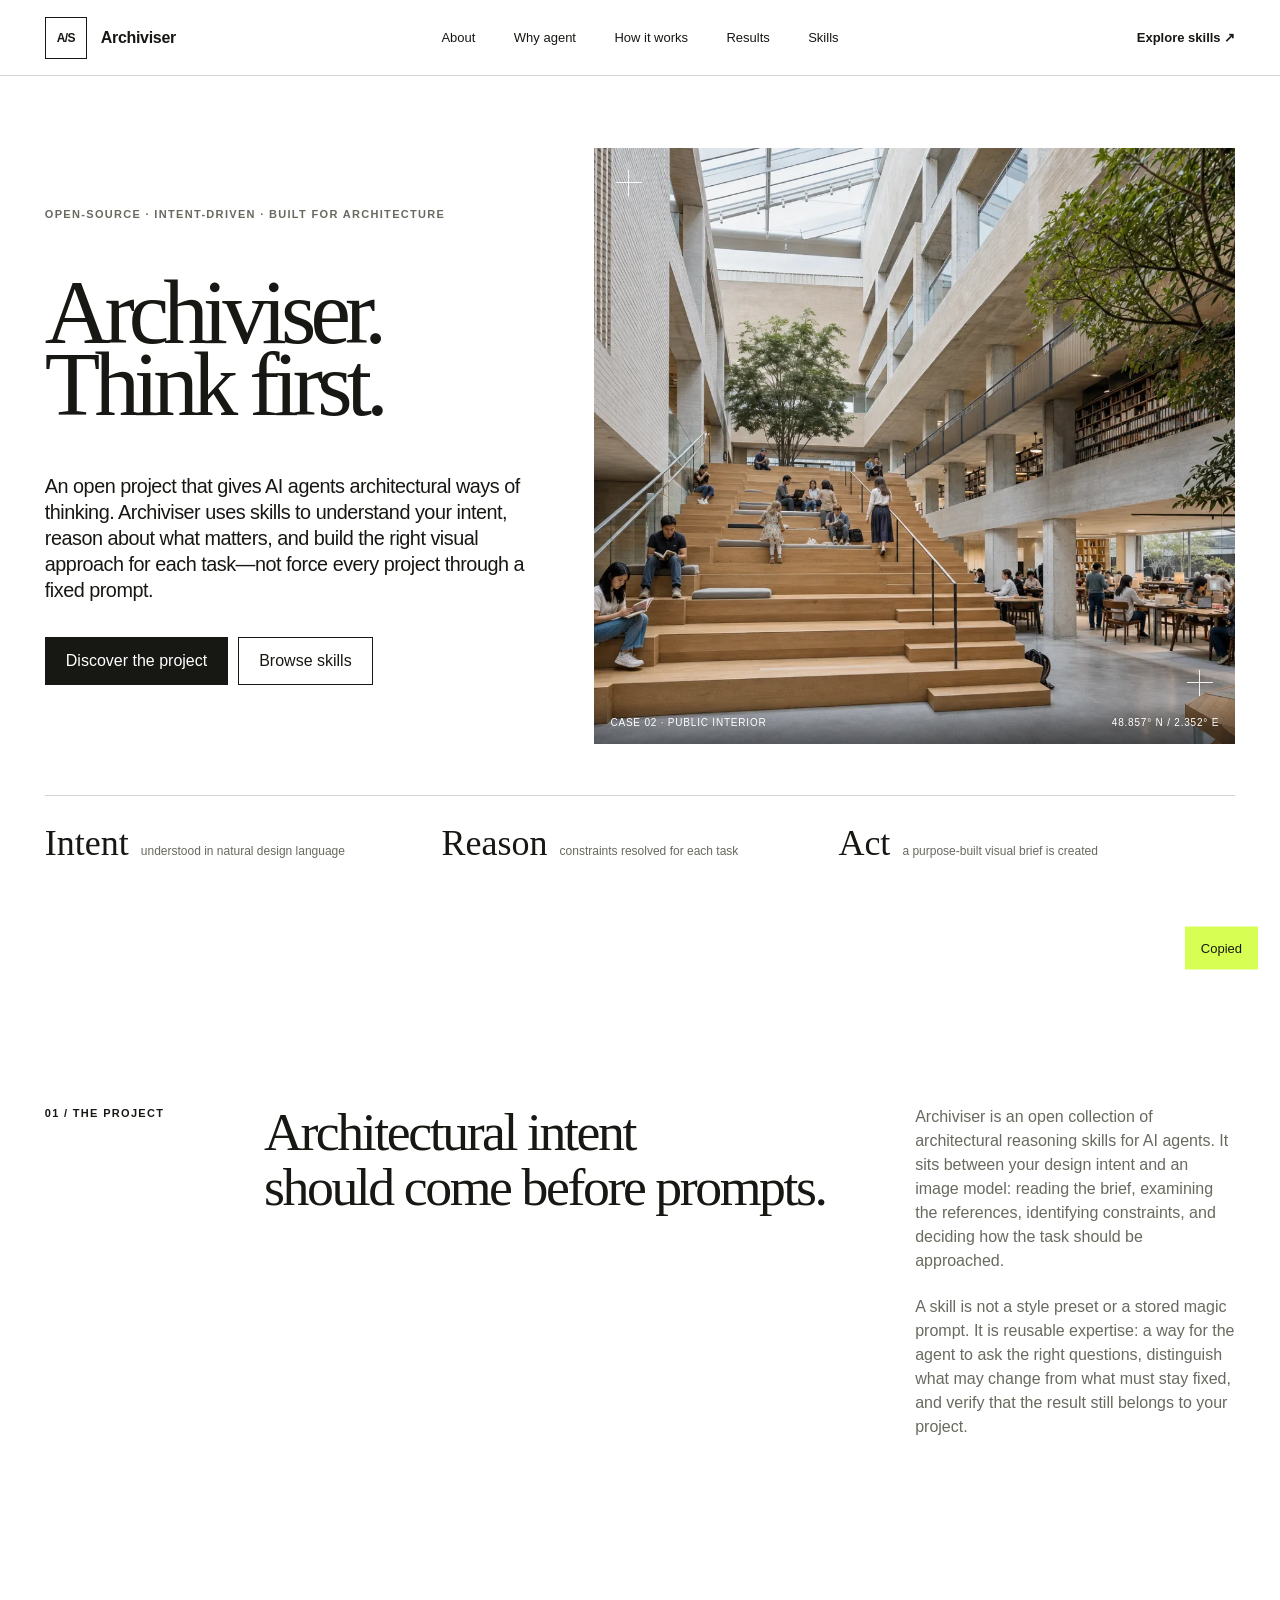
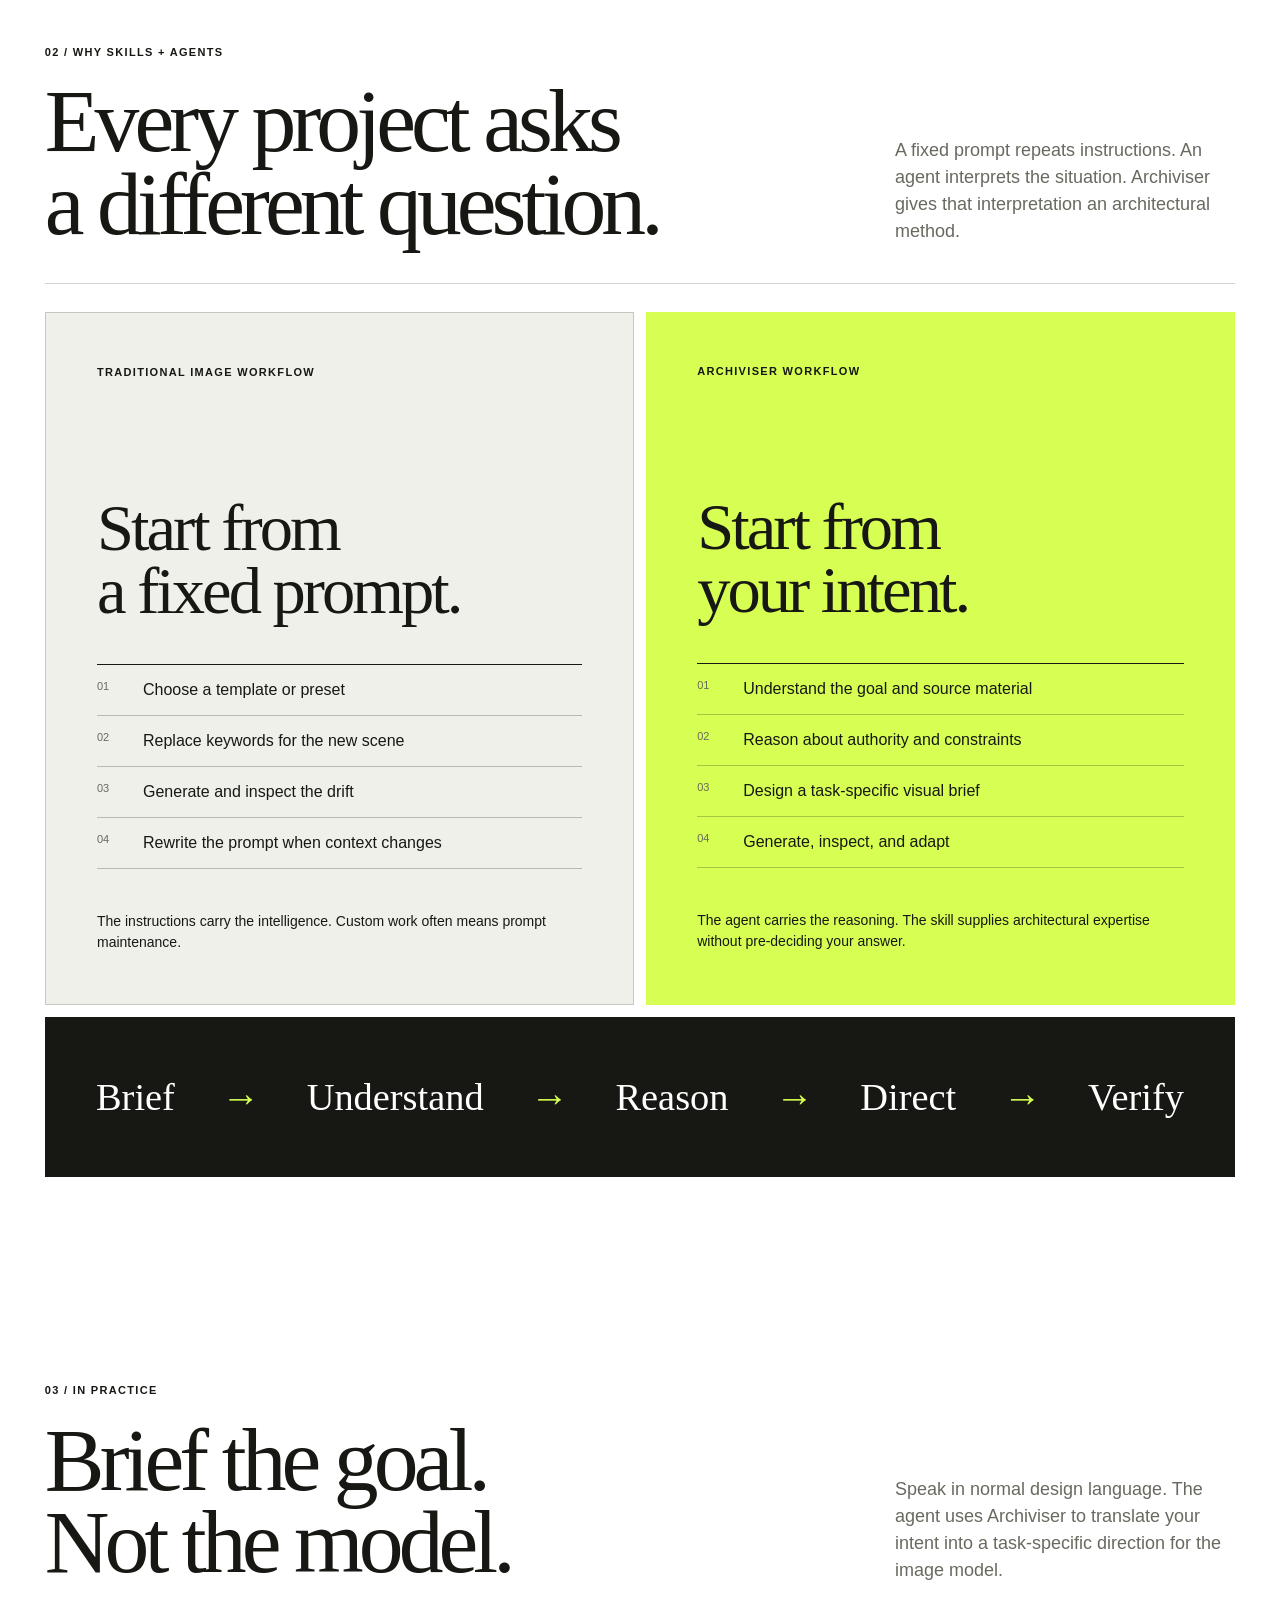
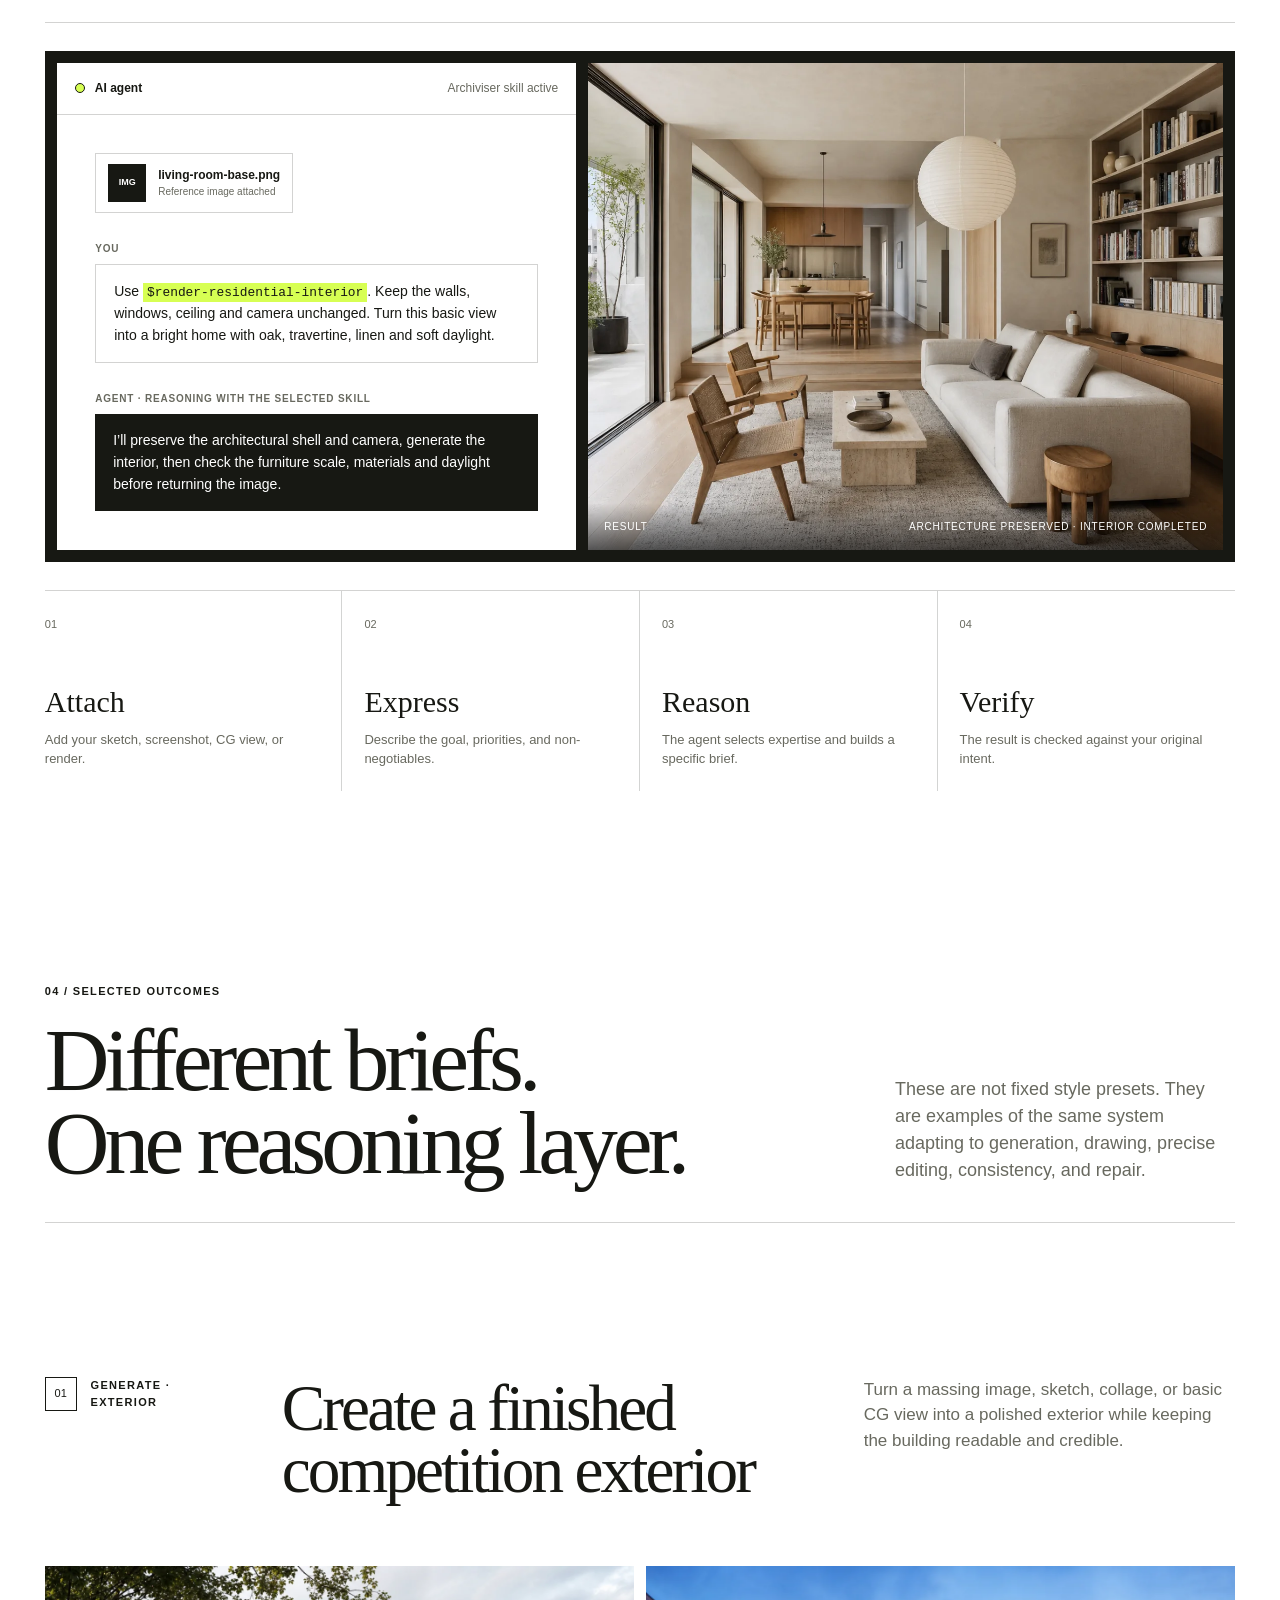
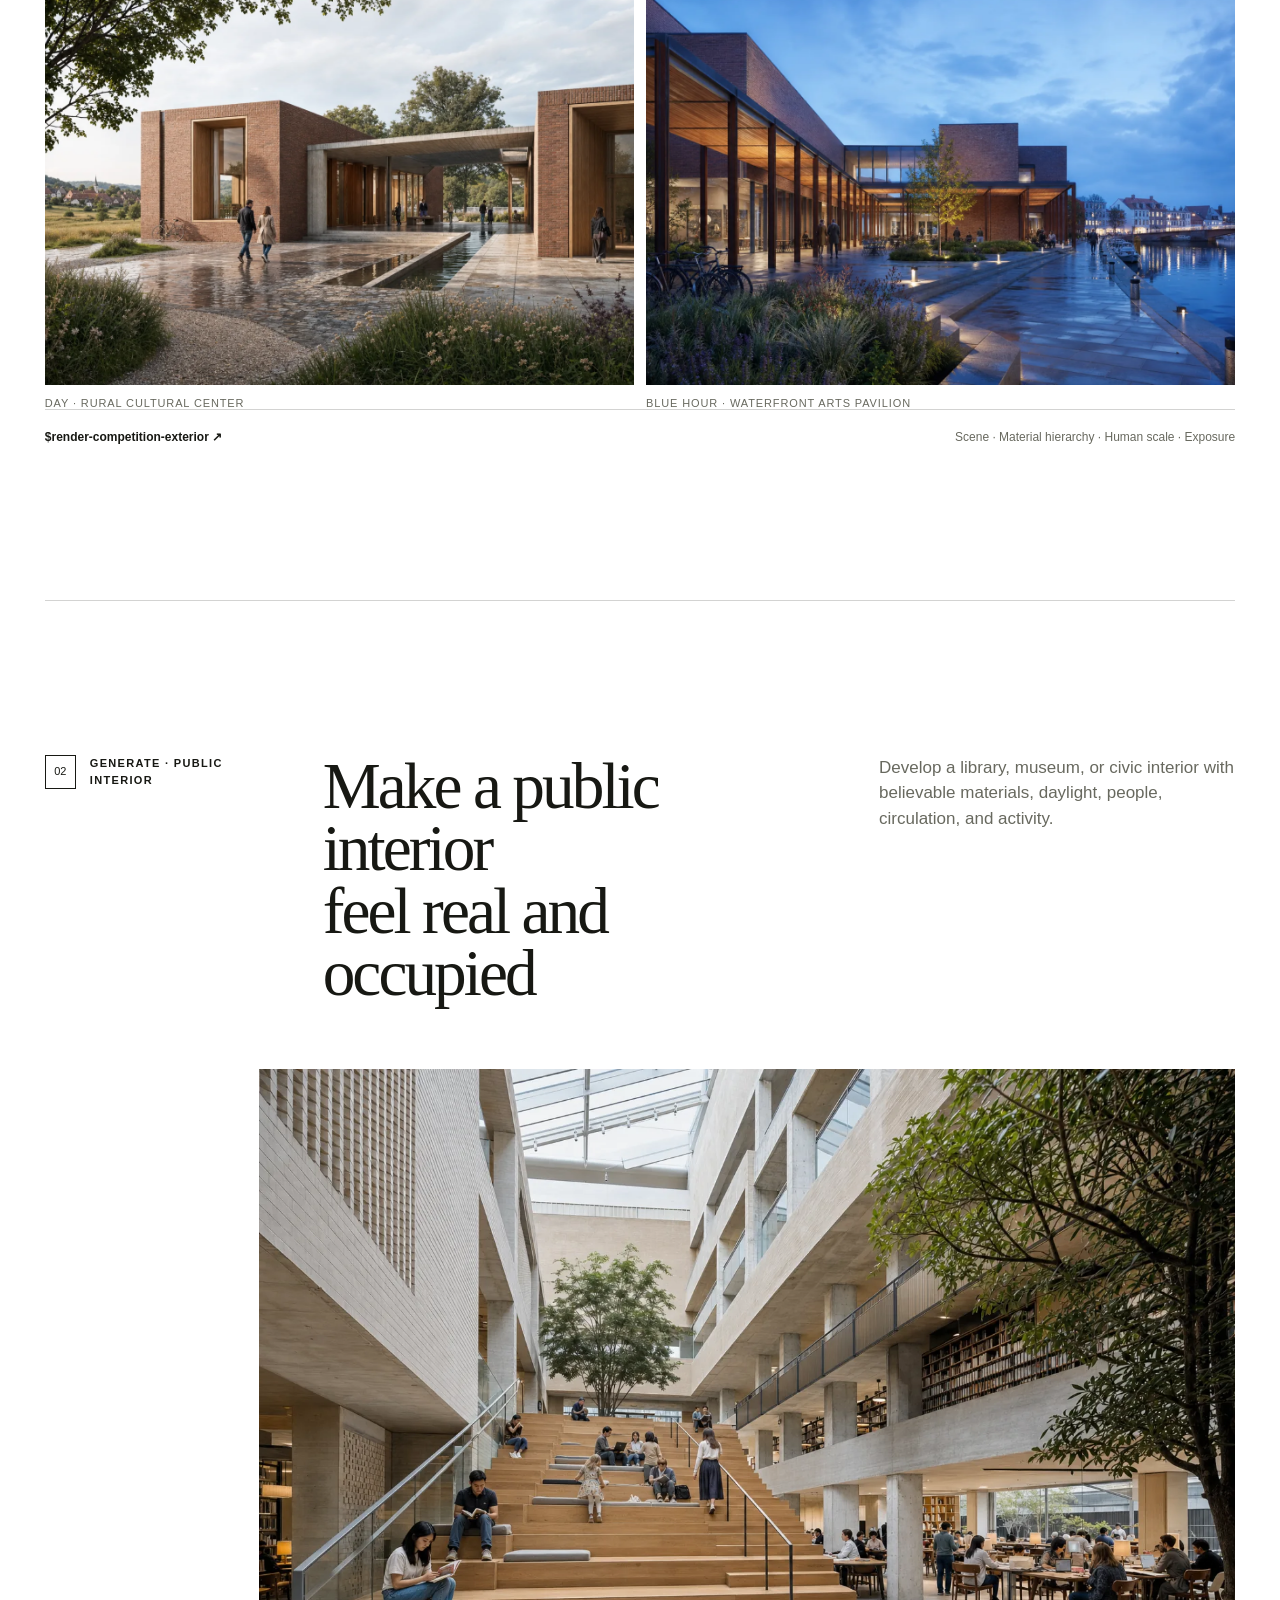
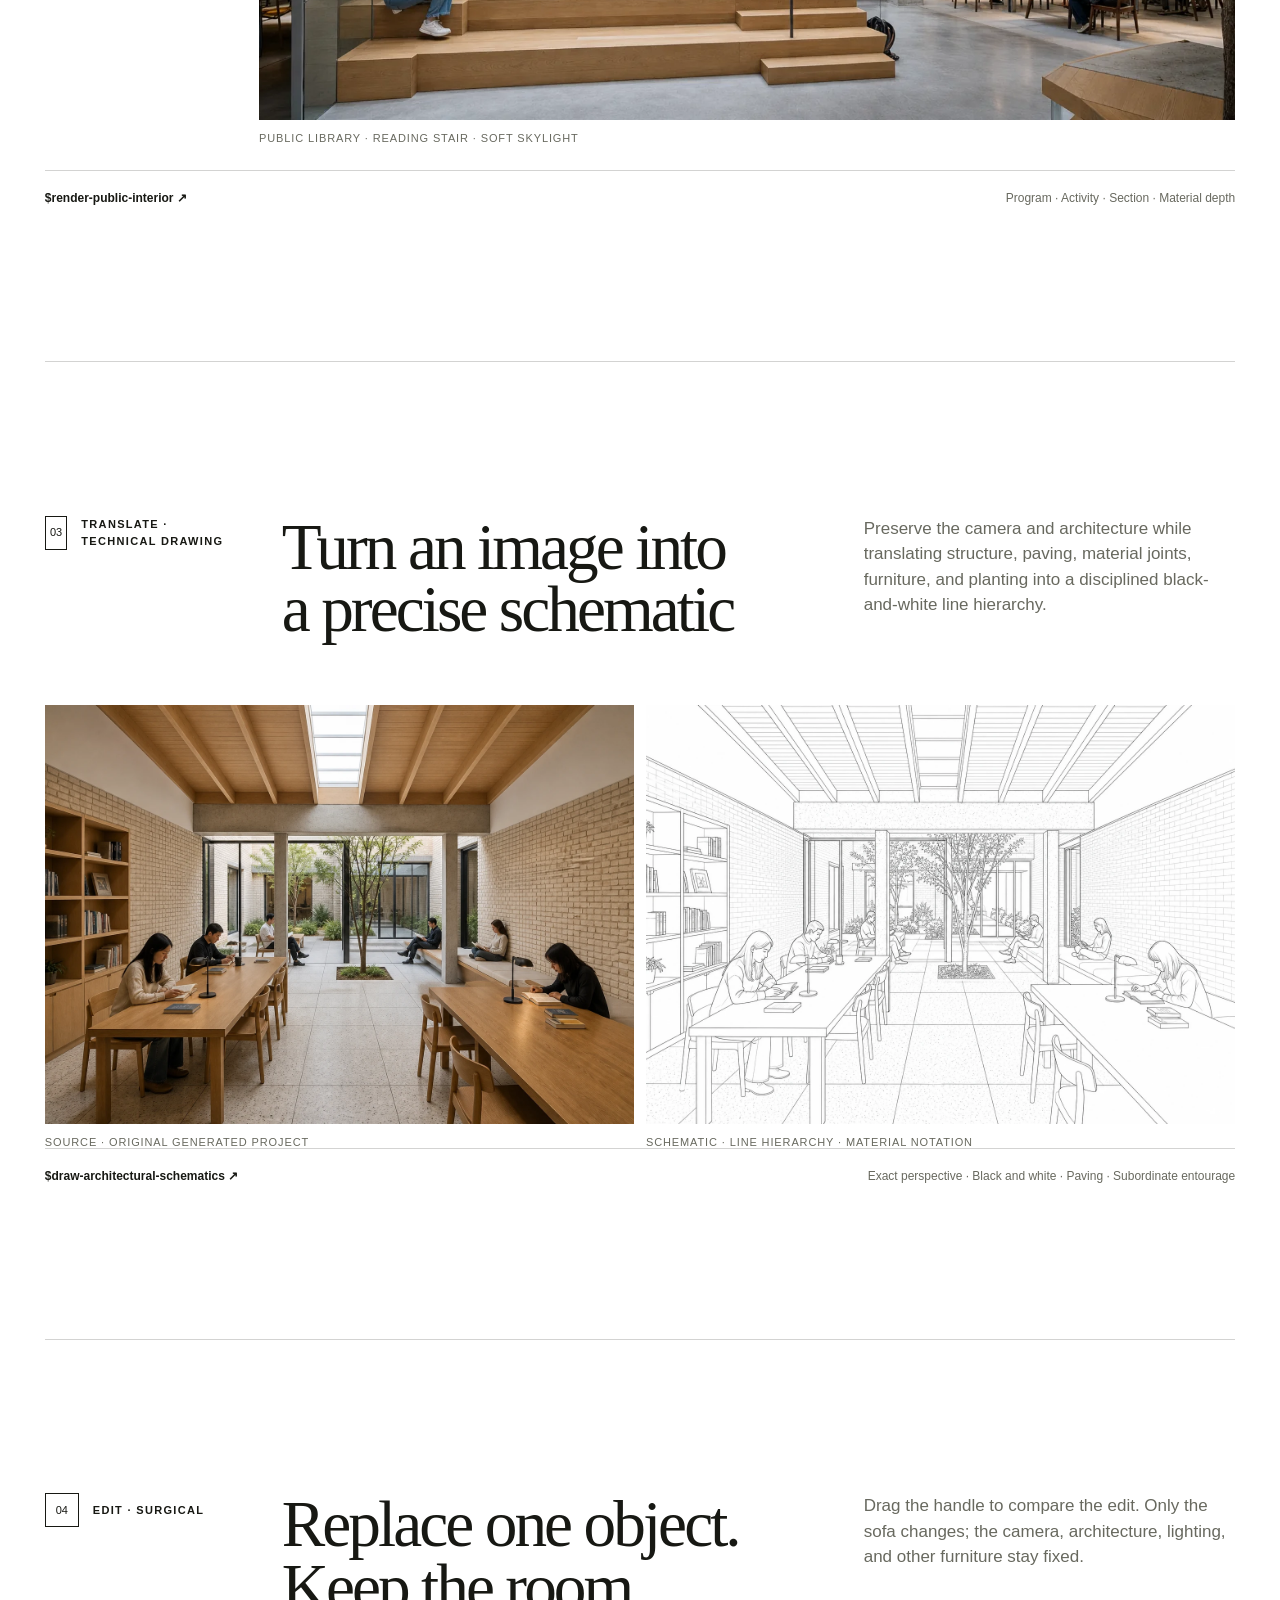
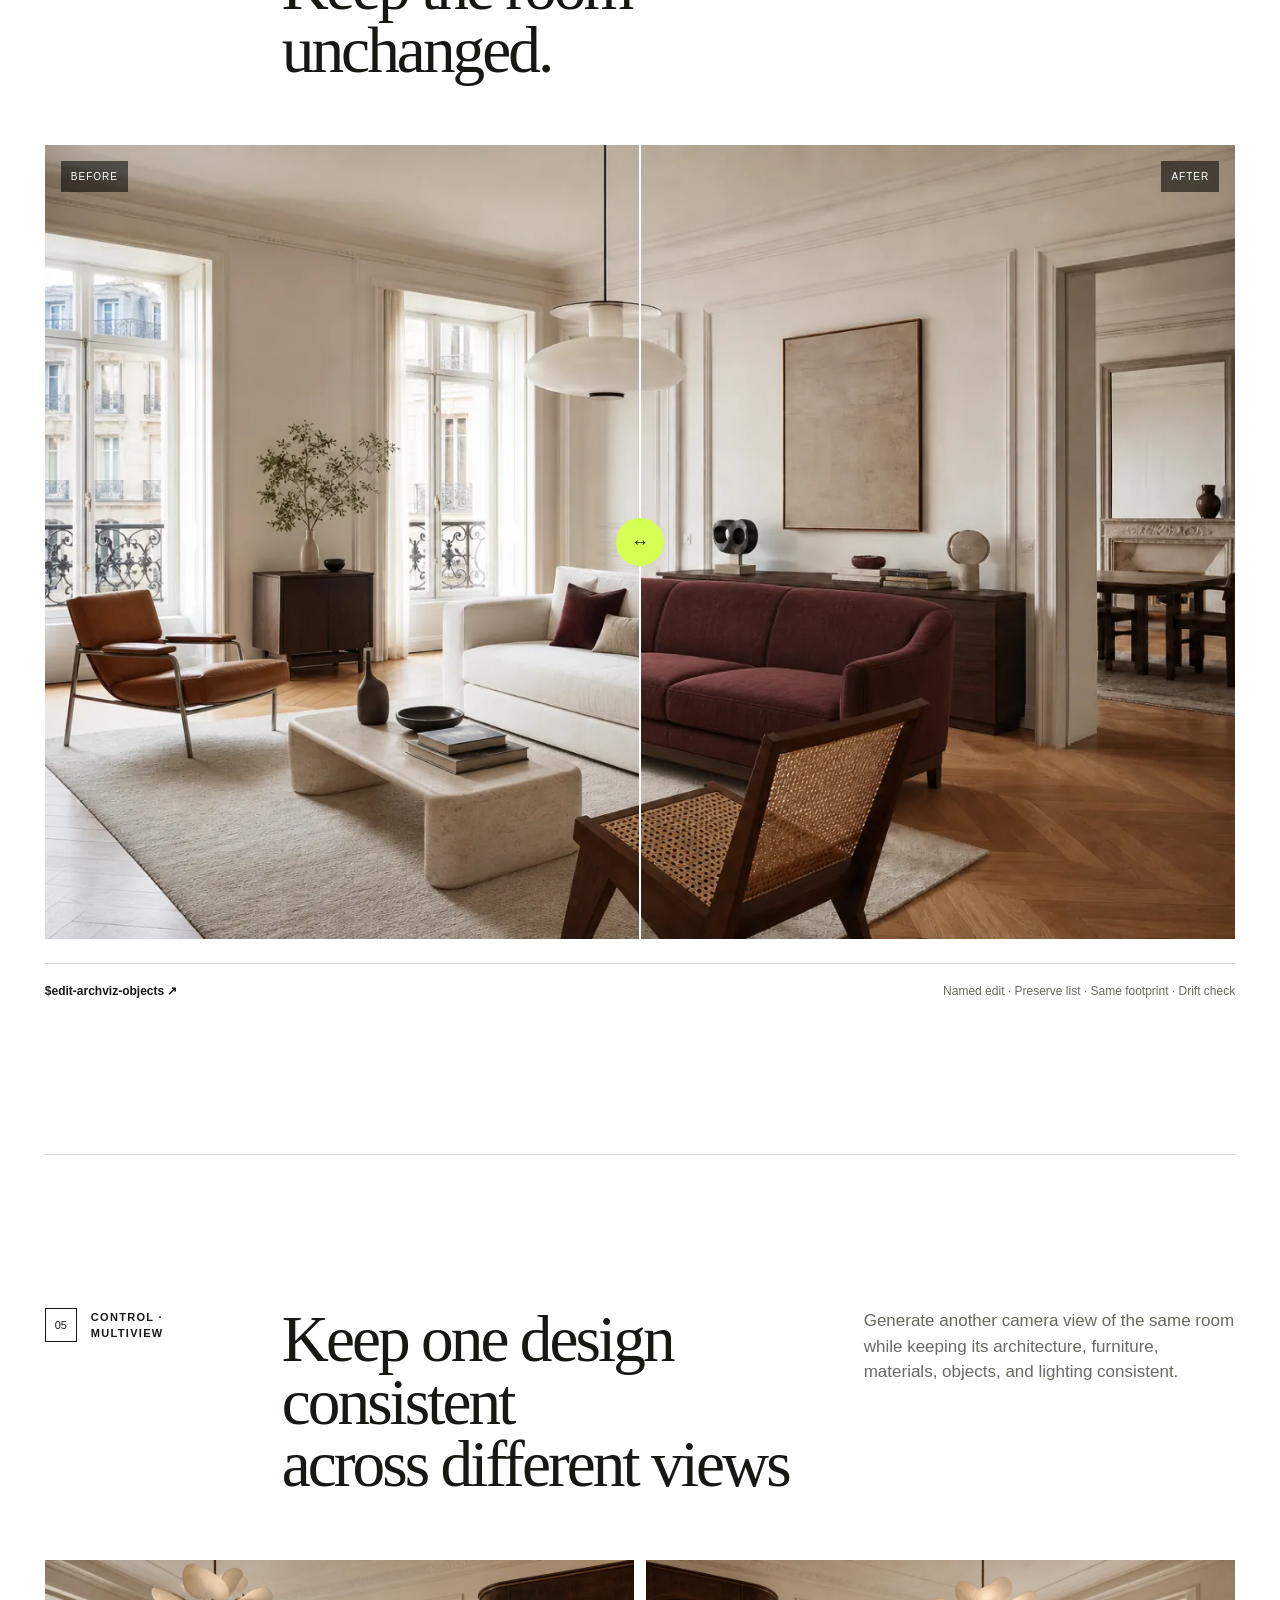
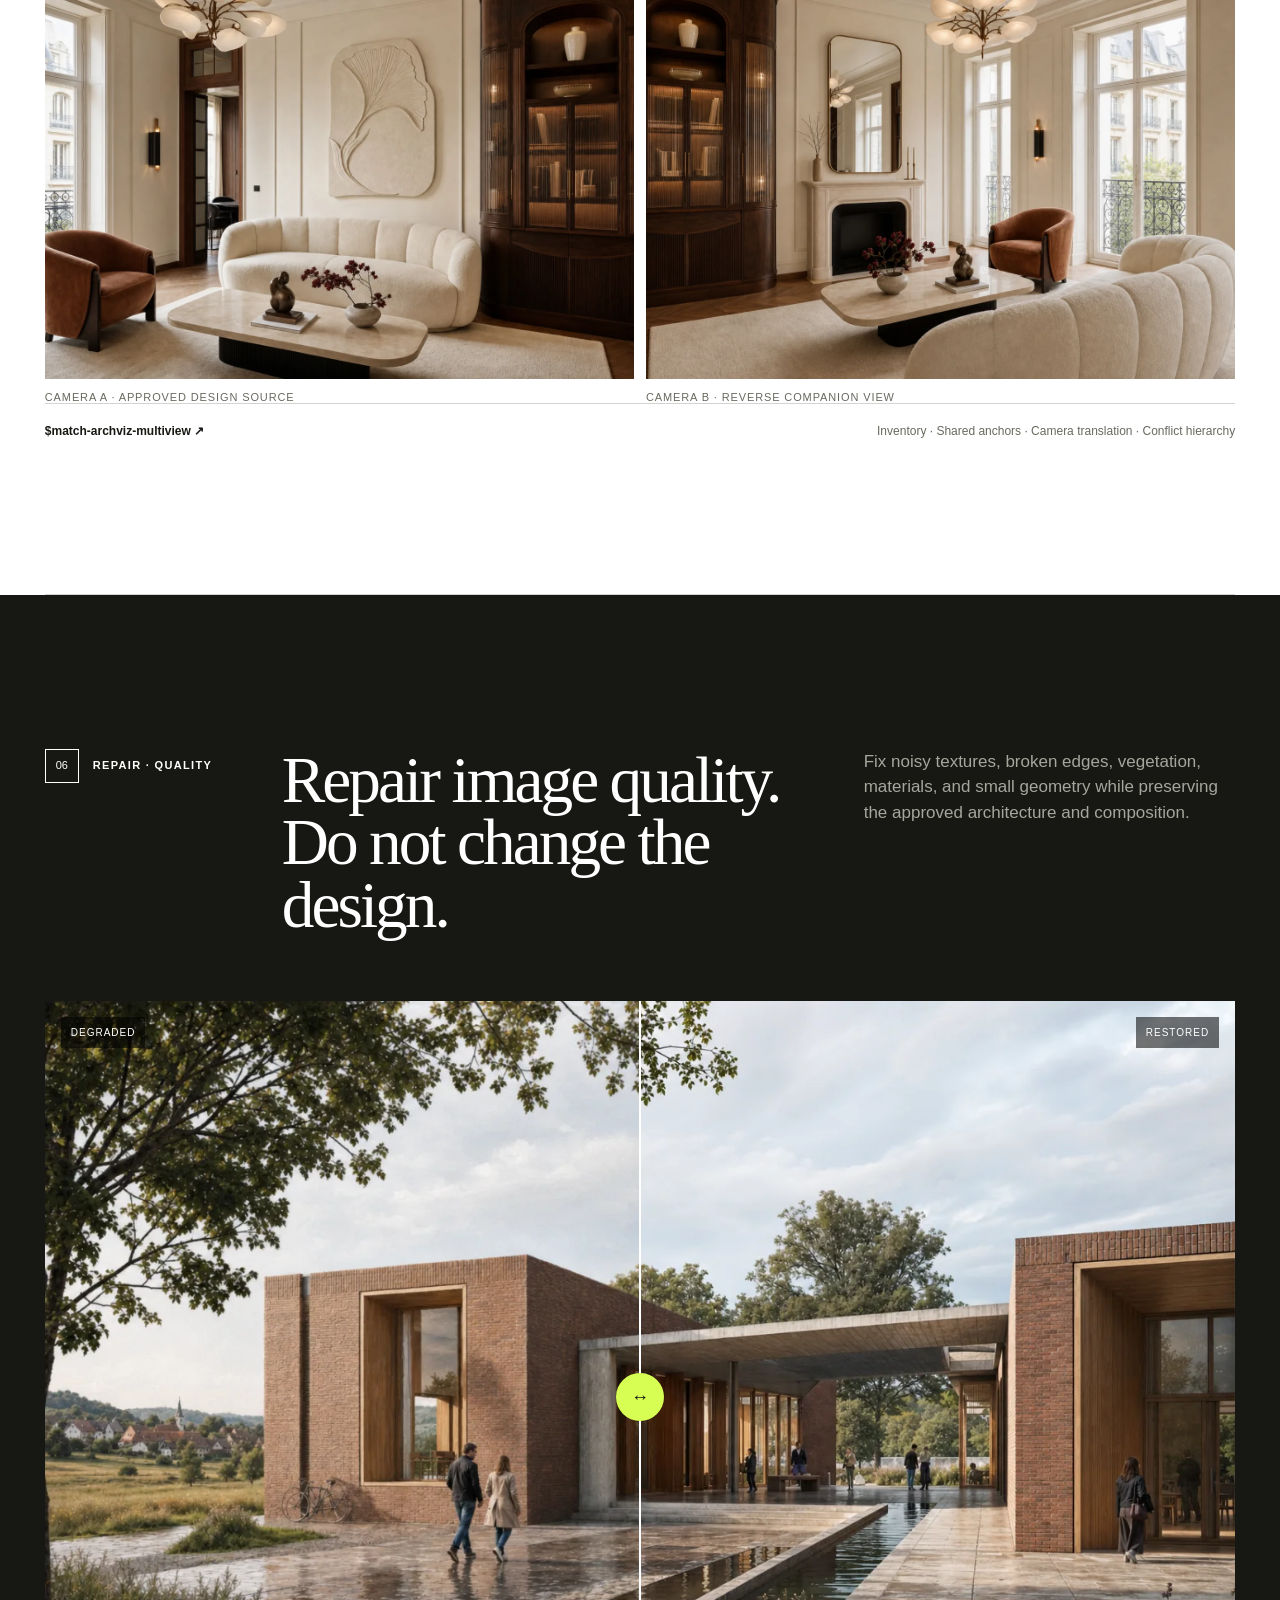
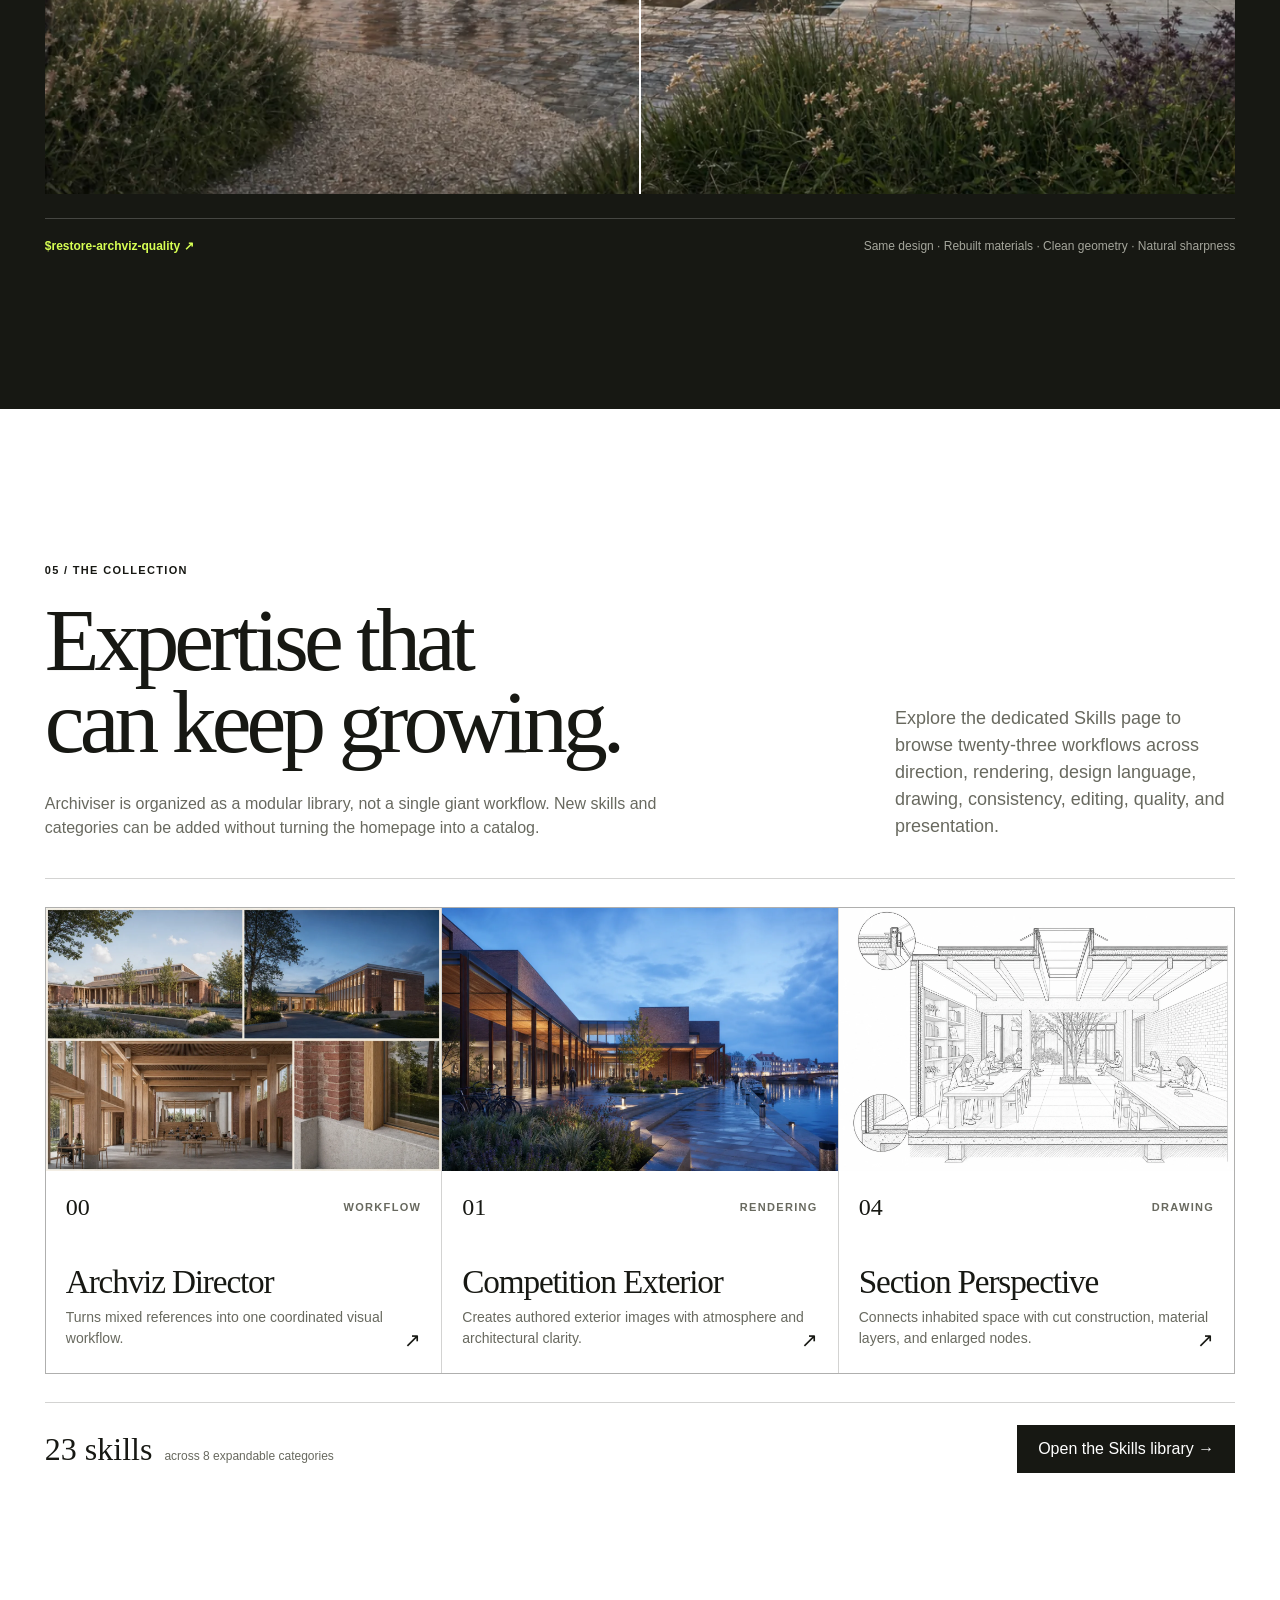
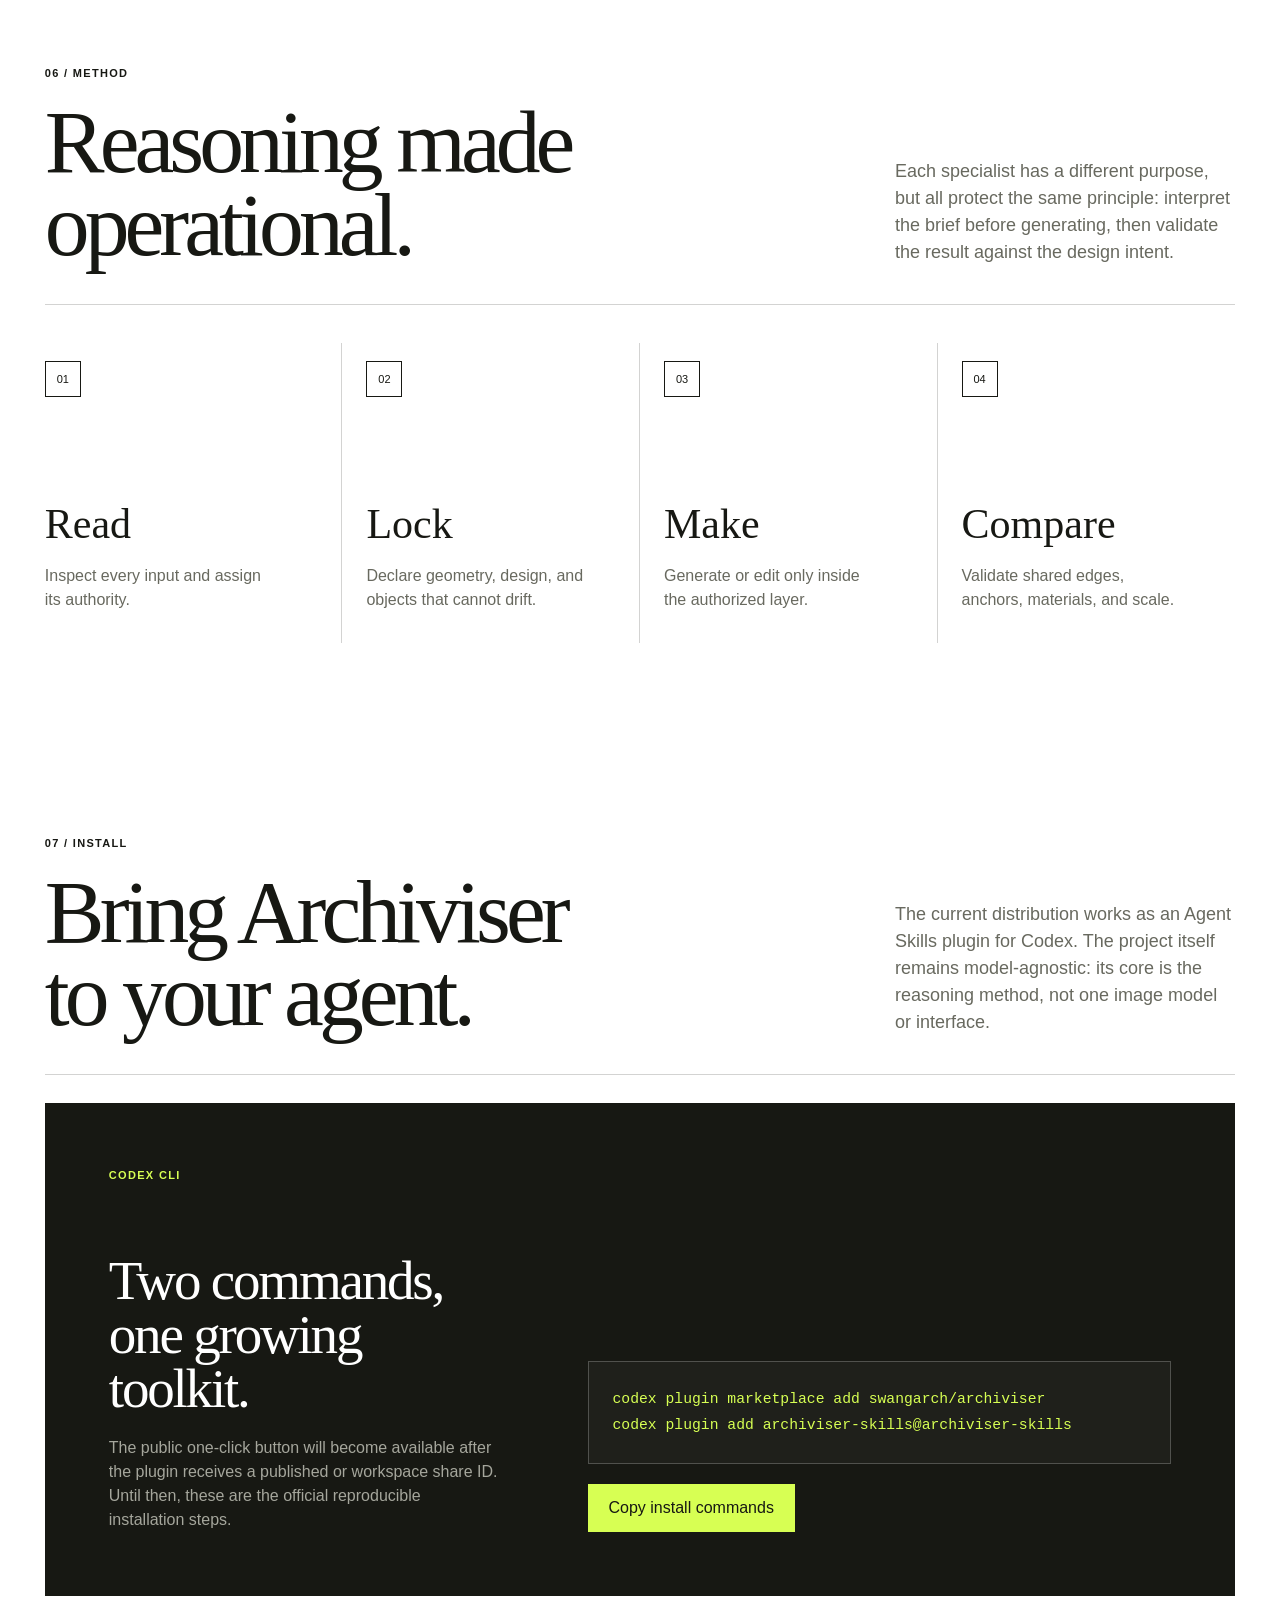
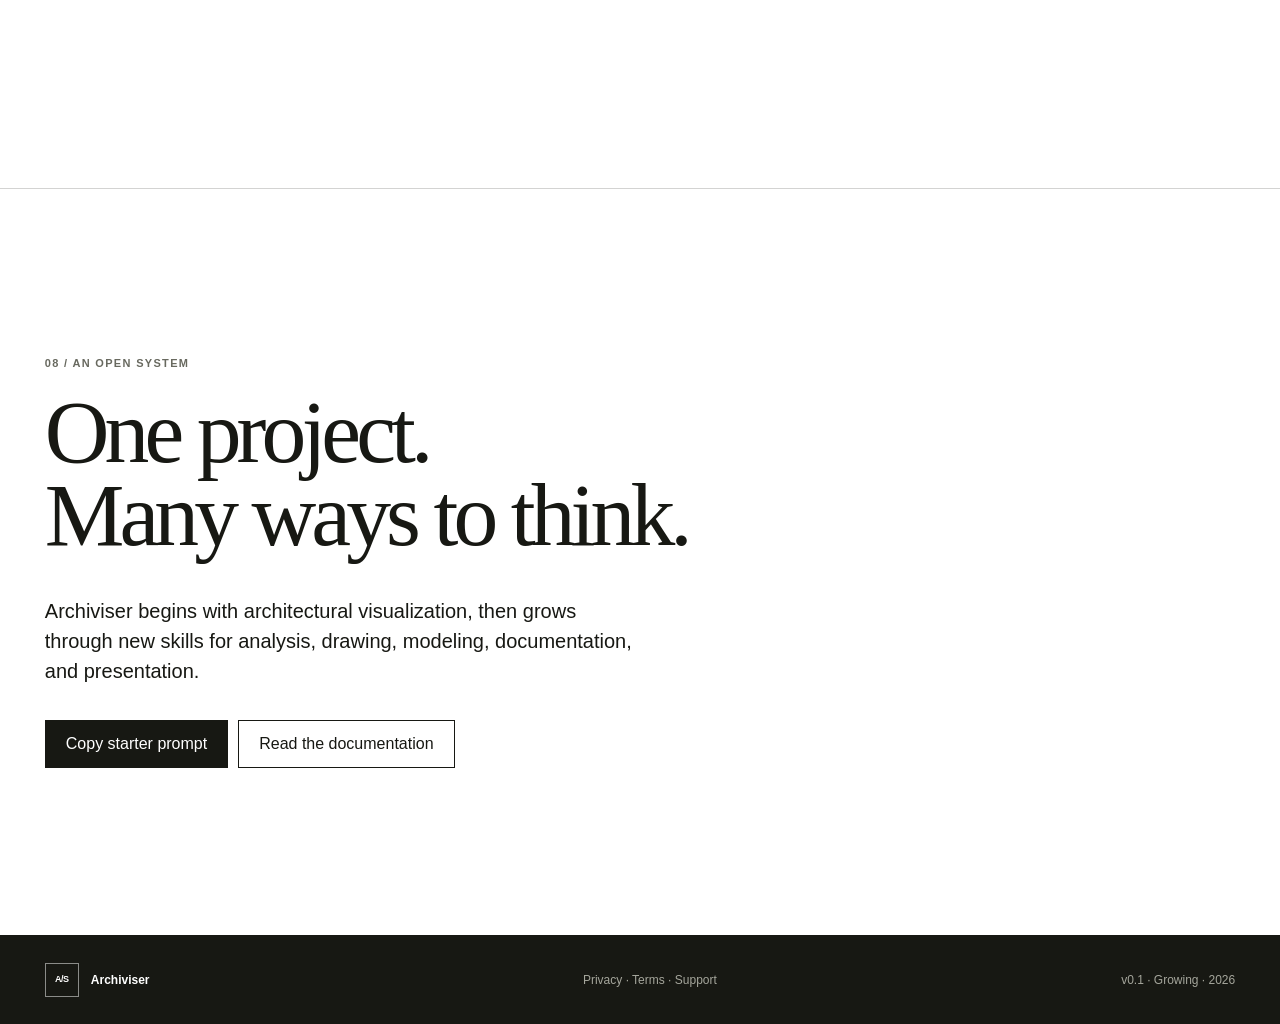
<file: site/index.html>
<!doctype html>
<html lang="en">
  <head>
    <meta charset="UTF-8" />
    <meta name="viewport" content="width=device-width, initial-scale=1.0" />
    <meta
      name="description"
      content="Archiviser is an open architectural intelligence project that uses skills to help AI agents understand design intent, reason about constraints, and direct visual work."
    />
    <meta name="theme-color" content="#ffffff" />
    <title>Archiviser — Intent-driven AI workflows for architectural visualization</title>
    <link rel="stylesheet" href="styles.css" />
    <script src="script.js" defer></script>
  </head>
  <body>
    <a class="skip-link" href="#main">Skip to content</a>

    <header class="site-header">
      <a class="brand" href="#top" aria-label="Archiviser home">
        <span class="brand-mark" aria-hidden="true">A/S</span>
        <span class="brand-name">Archiviser</span>
      </a>
      <nav class="site-nav" aria-label="Primary navigation">
        <a href="#context">About</a>
        <a href="#why-agent">Why agent</a>
        <a href="#example">How it works</a>
        <a href="#cases">Results</a>
        <a href="skills.html">Skills</a>
      </nav>
      <a class="header-cta" href="skills.html">Explore skills <span aria-hidden="true">↗</span></a>
    </header>

    <main id="main">
      <section class="hero" id="top">
        <div class="hero-copy">
          <p class="eyebrow">Open-source · Intent-driven · Built for architecture</p>
          <h1><span>Archiviser.</span><span>Think first.</span></h1>
          <p class="hero-intro">
            An open project that gives AI agents architectural ways of thinking. Archiviser uses
            skills to understand your intent, reason about what matters, and build the right visual
            approach for each task—not force every project through a fixed prompt.
          </p>
          <div class="hero-actions">
            <a class="button button-dark" href="#context">Discover the project</a>
            <a class="button button-quiet" href="skills.html">Browse skills</a>
          </div>
        </div>

        <figure class="hero-visual">
          <img src="assets/public-library-interior.webp" alt="Contemporary public library organized around a broad timber reading stair" />
          <figcaption>
            <span>Case 02 · Public interior</span>
            <span>48.857° N / 2.352° E</span>
          </figcaption>
          <span class="crosshair crosshair-a" aria-hidden="true"></span>
          <span class="crosshair crosshair-b" aria-hidden="true"></span>
        </figure>

        <div class="hero-index" aria-label="Project facts">
          <div><strong>Intent</strong><span>understood in natural design language</span></div>
          <div><strong>Reason</strong><span>constraints resolved for each task</span></div>
          <div><strong>Act</strong><span>a purpose-built visual brief is created</span></div>
        </div>
      </section>

      <section class="manifesto reveal" id="context">
        <p class="section-number">01 / The project</p>
        <p class="manifesto-lead">
          Architectural intent<br />should come before prompts.
        </p>
        <div class="manifesto-copy">
          <p>
            Archiviser is an open collection of architectural reasoning skills for AI agents. It
            sits between your design intent and an image model: reading the brief, examining the
            references, identifying constraints, and deciding how the task should be approached.
          </p>
          <p>
            A skill is not a style preset or a stored magic prompt. It is reusable expertise: a way
            for the agent to ask the right questions, distinguish what may change from what must stay
            fixed, and verify that the result still belongs to your project.
          </p>
        </div>
      </section>

      <section class="reasoning" id="why-agent">
        <div class="section-heading reveal">
          <div>
            <p class="section-number">02 / Why skills + agents</p>
            <h2>Every project asks<br />a different question.</h2>
          </div>
          <p>A fixed prompt repeats instructions. An agent interprets the situation. Archiviser gives that interpretation an architectural method.</p>
        </div>

        <div class="reasoning-grid reveal">
          <article class="reasoning-card reasoning-card-muted">
            <p class="reasoning-label">Traditional image workflow</p>
            <h3>Start from<br />a fixed prompt.</h3>
            <ol>
              <li>Choose a template or preset</li>
              <li>Replace keywords for the new scene</li>
              <li>Generate and inspect the drift</li>
              <li>Rewrite the prompt when context changes</li>
            </ol>
            <p class="reasoning-note">The instructions carry the intelligence. Custom work often means prompt maintenance.</p>
          </article>
          <article class="reasoning-card reasoning-card-accent">
            <p class="reasoning-label">Archiviser workflow</p>
            <h3>Start from<br />your intent.</h3>
            <ol>
              <li>Understand the goal and source material</li>
              <li>Reason about authority and constraints</li>
              <li>Design a task-specific visual brief</li>
              <li>Generate, inspect, and adapt</li>
            </ol>
            <p class="reasoning-note">The agent carries the reasoning. The skill supplies architectural expertise without pre-deciding your answer.</p>
          </article>
        </div>

        <div class="reasoning-statement reveal">
          <span>Brief</span><i>→</i><span>Understand</span><i>→</i><span>Reason</span><i>→</i><span>Direct</span><i>→</i><span>Verify</span>
        </div>
      </section>

      <section class="usage" id="example">
        <div class="section-heading reveal">
          <div>
            <p class="section-number">03 / In practice</p>
            <h2>Brief the goal.<br />Not the model.</h2>
          </div>
          <p>Speak in normal design language. The agent uses Archiviser to translate your intent into a task-specific direction for the image model.</p>
        </div>

        <div class="usage-demo reveal">
          <div class="codex-window" aria-label="Example conversation in Codex">
            <div class="codex-bar">
              <span class="codex-dot"></span>
              <strong>AI agent</strong>
              <span>Archiviser skill active</span>
            </div>
            <div class="codex-thread">
              <div class="file-chip"><span>IMG</span><div><strong>living-room-base.png</strong><small>Reference image attached</small></div></div>
              <div class="message message-user">
                <span>You</span>
                <p>Use <code>$render-residential-interior</code>. Keep the walls, windows, ceiling and camera unchanged. Turn this basic view into a bright home with oak, travertine, linen and soft daylight.</p>
              </div>
              <div class="message message-agent">
                <span>Agent · reasoning with the selected skill</span>
                <p>I’ll preserve the architectural shell and camera, generate the interior, then check the furniture scale, materials and daylight before returning the image.</p>
              </div>
            </div>
          </div>

          <figure class="usage-result">
            <img src="assets/residential-interior.webp" alt="Finished residential interior generated after using the residential interior skill" />
            <figcaption><span>Result</span><span>Architecture preserved · Interior completed</span></figcaption>
          </figure>
        </div>

        <ol class="usage-steps reveal">
          <li><span>01</span><strong>Attach</strong><p>Add your sketch, screenshot, CG view, or render.</p></li>
          <li><span>02</span><strong>Express</strong><p>Describe the goal, priorities, and non-negotiables.</p></li>
          <li><span>03</span><strong>Reason</strong><p>The agent selects expertise and builds a specific brief.</p></li>
          <li><span>04</span><strong>Verify</strong><p>The result is checked against your original intent.</p></li>
        </ol>
      </section>

      <section class="cases" id="cases">
        <div class="section-heading reveal">
          <div>
            <p class="section-number">04 / Selected outcomes</p>
            <h2>Different briefs.<br />One reasoning layer.</h2>
          </div>
          <p>These are not fixed style presets. They are examples of the same system adapting to generation, drawing, precise editing, consistency, and repair.</p>
        </div>

        <article class="case case-wide reveal" id="case-atmosphere">
          <header class="case-header">
            <div><span class="case-number">01</span><span class="case-type">Generate · Exterior</span></div>
            <h3>Create a finished<br />competition exterior</h3>
            <p>Turn a massing image, sketch, collage, or basic CG view into a polished exterior while keeping the building readable and credible.</p>
          </header>
          <div class="diptych">
            <figure>
              <img src="assets/competition-exterior.webp" alt="Rural brick cultural center in soft daylight" />
              <figcaption>Day · Rural cultural center</figcaption>
            </figure>
            <figure>
              <img src="assets/blue-hour-waterfront-exterior.webp" alt="Brick waterfront arts pavilion at blue hour" />
              <figcaption>Blue hour · Waterfront arts pavilion</figcaption>
            </figure>
          </div>
          <footer class="case-footer">
            <a href="https://github.com/swangarch/archiviser/blob/main/skills/render-competition-exterior/SKILL.md">$render-competition-exterior ↗</a>
            <span>Scene · Material hierarchy · Human scale · Exposure</span>
          </footer>
        </article>

        <article class="case case-offset reveal" id="case-public">
          <header class="case-header">
            <div><span class="case-number">02</span><span class="case-type">Generate · Public interior</span></div>
            <h3>Make a public interior<br />feel real and occupied</h3>
            <p>Develop a library, museum, or civic interior with believable materials, daylight, people, circulation, and activity.</p>
          </header>
          <figure class="single-image">
            <img src="assets/public-library-interior.webp" alt="Public library with timber amphitheater stair and active reading areas" />
            <figcaption>Public library · Reading stair · Soft skylight</figcaption>
          </figure>
          <footer class="case-footer">
            <a href="https://github.com/swangarch/archiviser/blob/main/skills/render-public-interior/SKILL.md">$render-public-interior ↗</a>
            <span>Program · Activity · Section · Material depth</span>
          </footer>
        </article>

        <article class="case case-wide reveal" id="case-schematic">
          <header class="case-header">
            <div><span class="case-number">03</span><span class="case-type">Translate · Technical drawing</span></div>
            <h3>Turn an image into<br />a precise schematic</h3>
            <p>Preserve the camera and architecture while translating structure, paving, material joints, furniture, and planting into a disciplined black-and-white line hierarchy.</p>
          </header>
          <div class="diptych">
            <figure>
              <img src="assets/schematic-reading-pavilion-source.webp" alt="Original AI-generated brick and timber reading pavilion" />
              <figcaption>Source · Original generated project</figcaption>
            </figure>
            <figure>
              <img src="assets/schematic-reading-pavilion.webp" alt="Black-and-white technical line drawing of the same reading pavilion" />
              <figcaption>Schematic · Line hierarchy · Material notation</figcaption>
            </figure>
          </div>
          <footer class="case-footer">
            <a href="https://github.com/swangarch/archiviser/blob/main/skills/draw-architectural-schematics/SKILL.md">$draw-architectural-schematics ↗</a>
            <span>Exact perspective · Black and white · Paving · Subordinate entourage</span>
          </footer>
        </article>

        <article class="case reveal" id="case-edit">
          <header class="case-header">
            <div><span class="case-number">04</span><span class="case-type">Edit · Surgical</span></div>
            <h3>Replace one object.<br />Keep the room unchanged.</h3>
            <p>Drag the handle to compare the edit. Only the sofa changes; the camera, architecture, lighting, and other furniture stay fixed.</p>
          </header>
          <div class="compare" style="--position: 50%" data-compare>
            <div class="compare-stage">
              <img class="compare-image" src="assets/modern-french-object-edit.webp" alt="Edited Parisian living room with burgundy sofa" />
              <div class="compare-overlay">
                <img class="compare-image" src="assets/modern-french-interior.webp" alt="Original Parisian living room with white sofa" />
              </div>
              <span class="compare-label compare-label-before">Before</span>
              <span class="compare-label compare-label-after">After</span>
              <div class="compare-handle" aria-hidden="true"><span>↔</span></div>
              <input class="compare-range" type="range" min="0" max="100" value="50" aria-label="Compare original and edited living room" />
            </div>
          </div>
          <footer class="case-footer">
            <a href="https://github.com/swangarch/archiviser/blob/main/skills/edit-archviz-objects/SKILL.md">$edit-archviz-objects ↗</a>
            <span>Named edit · Preserve list · Same footprint · Drift check</span>
          </footer>
        </article>

        <article class="case reveal" id="case-multiview">
          <header class="case-header">
            <div><span class="case-number">05</span><span class="case-type">Control · Multiview</span></div>
            <h3>Keep one design consistent<br />across different views</h3>
            <p>Generate another camera view of the same room while keeping its architecture, furniture, materials, objects, and lighting consistent.</p>
          </header>
          <div class="diptych multiview-pair">
            <figure>
              <img src="assets/art-nouveau-deco-interior.webp" alt="Art Nouveau and Art Deco living room first camera" />
              <figcaption>Camera A · Approved design source</figcaption>
            </figure>
            <figure>
              <img src="assets/art-nouveau-deco-companion-view.webp" alt="Same Art Nouveau and Art Deco room from a reverse camera" />
              <figcaption>Camera B · Reverse companion view</figcaption>
            </figure>
          </div>
          <footer class="case-footer">
            <a href="https://github.com/swangarch/archiviser/blob/main/skills/match-archviz-multiview/SKILL.md">$match-archviz-multiview ↗</a>
            <span>Inventory · Shared anchors · Camera translation · Conflict hierarchy</span>
          </footer>
        </article>

        <article class="case case-dark reveal" id="case-restore">
          <header class="case-header">
            <div><span class="case-number">06</span><span class="case-type">Repair · Quality</span></div>
            <h3>Repair image quality.<br />Do not change the design.</h3>
            <p>Fix noisy textures, broken edges, vegetation, materials, and small geometry while preserving the approved architecture and composition.</p>
          </header>
          <div class="compare" style="--position: 50%" data-compare>
            <div class="compare-stage">
              <img class="compare-image" src="assets/competition-exterior.webp" alt="Restored high-quality competition exterior" />
              <div class="compare-overlay">
                <img class="compare-image" src="assets/competition-exterior-degraded.webp" alt="Degraded competition exterior with texture and geometry artifacts" />
              </div>
              <span class="compare-label compare-label-before">Degraded</span>
              <span class="compare-label compare-label-after">Restored</span>
              <div class="compare-handle" aria-hidden="true"><span>↔</span></div>
              <input class="compare-range" type="range" min="0" max="100" value="50" aria-label="Compare degraded and restored exterior render" />
            </div>
          </div>
          <footer class="case-footer">
            <a href="https://github.com/swangarch/archiviser/blob/main/skills/restore-archviz-quality/SKILL.md">$restore-archviz-quality ↗</a>
            <span>Same design · Rebuilt materials · Clean geometry · Natural sharpness</span>
          </footer>
        </article>
      </section>

      <section class="skills" id="skills">
        <div class="section-heading reveal">
          <div>
            <p class="section-number">05 / The collection</p>
            <h2>Expertise that<br />can keep growing.</h2>
            <p class="section-summary">Archiviser is organized as a modular library, not a single giant workflow. New skills and categories can be added without turning the homepage into a catalog.</p>
          </div>
          <p>Explore the dedicated Skills page to browse twenty-three workflows across direction, rendering, design language, drawing, consistency, editing, quality, and presentation.</p>
        </div>

        <div class="skill-grid">
          <a class="skill-card reveal" data-category="workflow" href="https://github.com/swangarch/archiviser/blob/main/skills/archviz-director/SKILL.md">
            <div class="skill-image"><img src="assets/archviz-director-overview.webp" alt="One coordinated architectural project shown across day, night, interior, and material views" /></div>
            <div class="skill-card-body"><div class="skill-meta"><span class="skill-id">00</span><span class="skill-category">Workflow</span></div>
            <h3>Archviz Director</h3><p>Turns mixed references into one coordinated visual workflow.</p><span class="skill-arrow">↗</span></div>
          </a>
          <a class="skill-card reveal" data-category="rendering" href="https://github.com/swangarch/archiviser/blob/main/skills/render-competition-exterior/SKILL.md">
            <div class="skill-image"><img src="assets/blue-hour-waterfront-exterior.webp" alt="Brick waterfront arts pavilion at blue hour" /></div>
            <div class="skill-card-body"><div class="skill-meta"><span class="skill-id">01</span><span class="skill-category">Rendering</span></div>
            <h3>Competition Exterior</h3><p>Creates authored exterior images with atmosphere and architectural clarity.</p><span class="skill-arrow">↗</span></div>
          </a>
          <a class="skill-card reveal" data-category="drawing" href="https://github.com/swangarch/archiviser/blob/main/skills/draw-section-perspectives/SKILL.md">
            <div class="skill-image"><img src="assets/section-perspective-reading-pavilion.webp" alt="Human-eye section-perspective of an original courtyard reading pavilion" /></div>
            <div class="skill-card-body"><div class="skill-meta"><span class="skill-id">04</span><span class="skill-category">Drawing</span></div>
            <h3>Section Perspective</h3><p>Connects inhabited space with cut construction, material layers, and enlarged nodes.</p><span class="skill-arrow">↗</span></div>
          </a>
        </div>
        <div class="collection-action reveal">
          <p><strong>23 skills</strong><span>across 8 expandable categories</span></p>
          <a class="button button-dark" href="skills.html">Open the Skills library →</a>
        </div>
      </section>

      <section class="method" id="method">
        <div class="section-heading reveal">
          <div><p class="section-number">06 / Method</p><h2>Reasoning made operational.</h2></div>
          <p>Each specialist has a different purpose, but all protect the same principle: interpret the brief before generating, then validate the result against the design intent.</p>
        </div>
        <ol class="method-list">
          <li class="reveal"><span>01</span><h3>Read</h3><p>Inspect every input and assign its authority.</p></li>
          <li class="reveal"><span>02</span><h3>Lock</h3><p>Declare geometry, design, and objects that cannot drift.</p></li>
          <li class="reveal"><span>03</span><h3>Make</h3><p>Generate or edit only inside the authorized layer.</p></li>
          <li class="reveal"><span>04</span><h3>Compare</h3><p>Validate shared edges, anchors, materials, and scale.</p></li>
        </ol>
      </section>

      <section class="install" id="install">
        <div class="section-heading reveal">
          <div><p class="section-number">07 / Install</p><h2>Bring Archiviser<br />to your agent.</h2></div>
          <p>The current distribution works as an Agent Skills plugin for Codex. The project itself remains model-agnostic: its core is the reasoning method, not one image model or interface.</p>
        </div>
        <div class="install-panel reveal">
          <div>
            <p class="install-label">Codex CLI</p>
            <h3>Two commands,<br />one growing toolkit.</h3>
            <p>The public one-click button will become available after the plugin receives a published or workspace share ID. Until then, these are the official reproducible installation steps.</p>
          </div>
          <div class="install-command">
            <pre><code>codex plugin marketplace add swangarch/archiviser
codex plugin add archiviser-skills@archiviser-skills</code></pre>
            <button class="button button-dark copy-action" type="button" data-copy-label="Install commands copied" data-copy="codex plugin marketplace add swangarch/archiviser&#10;codex plugin add archiviser-skills@archiviser-skills">Copy install commands</button>
          </div>
        </div>
      </section>

      <section class="closing reveal">
        <p class="section-number">08 / An open system</p>
        <h2>One project.<br />Many ways to think.</h2>
        <p>Archiviser begins with architectural visualization, then grows through new skills for analysis, drawing, modeling, documentation, and presentation.</p>
        <div class="closing-actions">
          <button class="button button-light copy-action" type="button" data-copy-label="Starter prompt copied" data-copy="Use $archviz-director to inspect my references, protect the correct geometry, and route the project to the right visualization workflow.">Copy starter prompt</button>
          <a class="button button-outline-light" href="https://github.com/swangarch/archiviser#readme">Read the documentation</a>
        </div>
      </section>
    </main>

    <footer class="site-footer">
      <div><span class="brand-mark">A/S</span><span>Archiviser</span></div>
      <p><a href="privacy.html">Privacy</a> · <a href="terms.html">Terms</a> · <a href="support.html">Support</a></p>
      <p>v0.1 · Growing · <span id="year">2026</span></p>
    </footer>

    <div class="toast" role="status" aria-live="polite">Copied</div>
  </body>
</html>
</file>
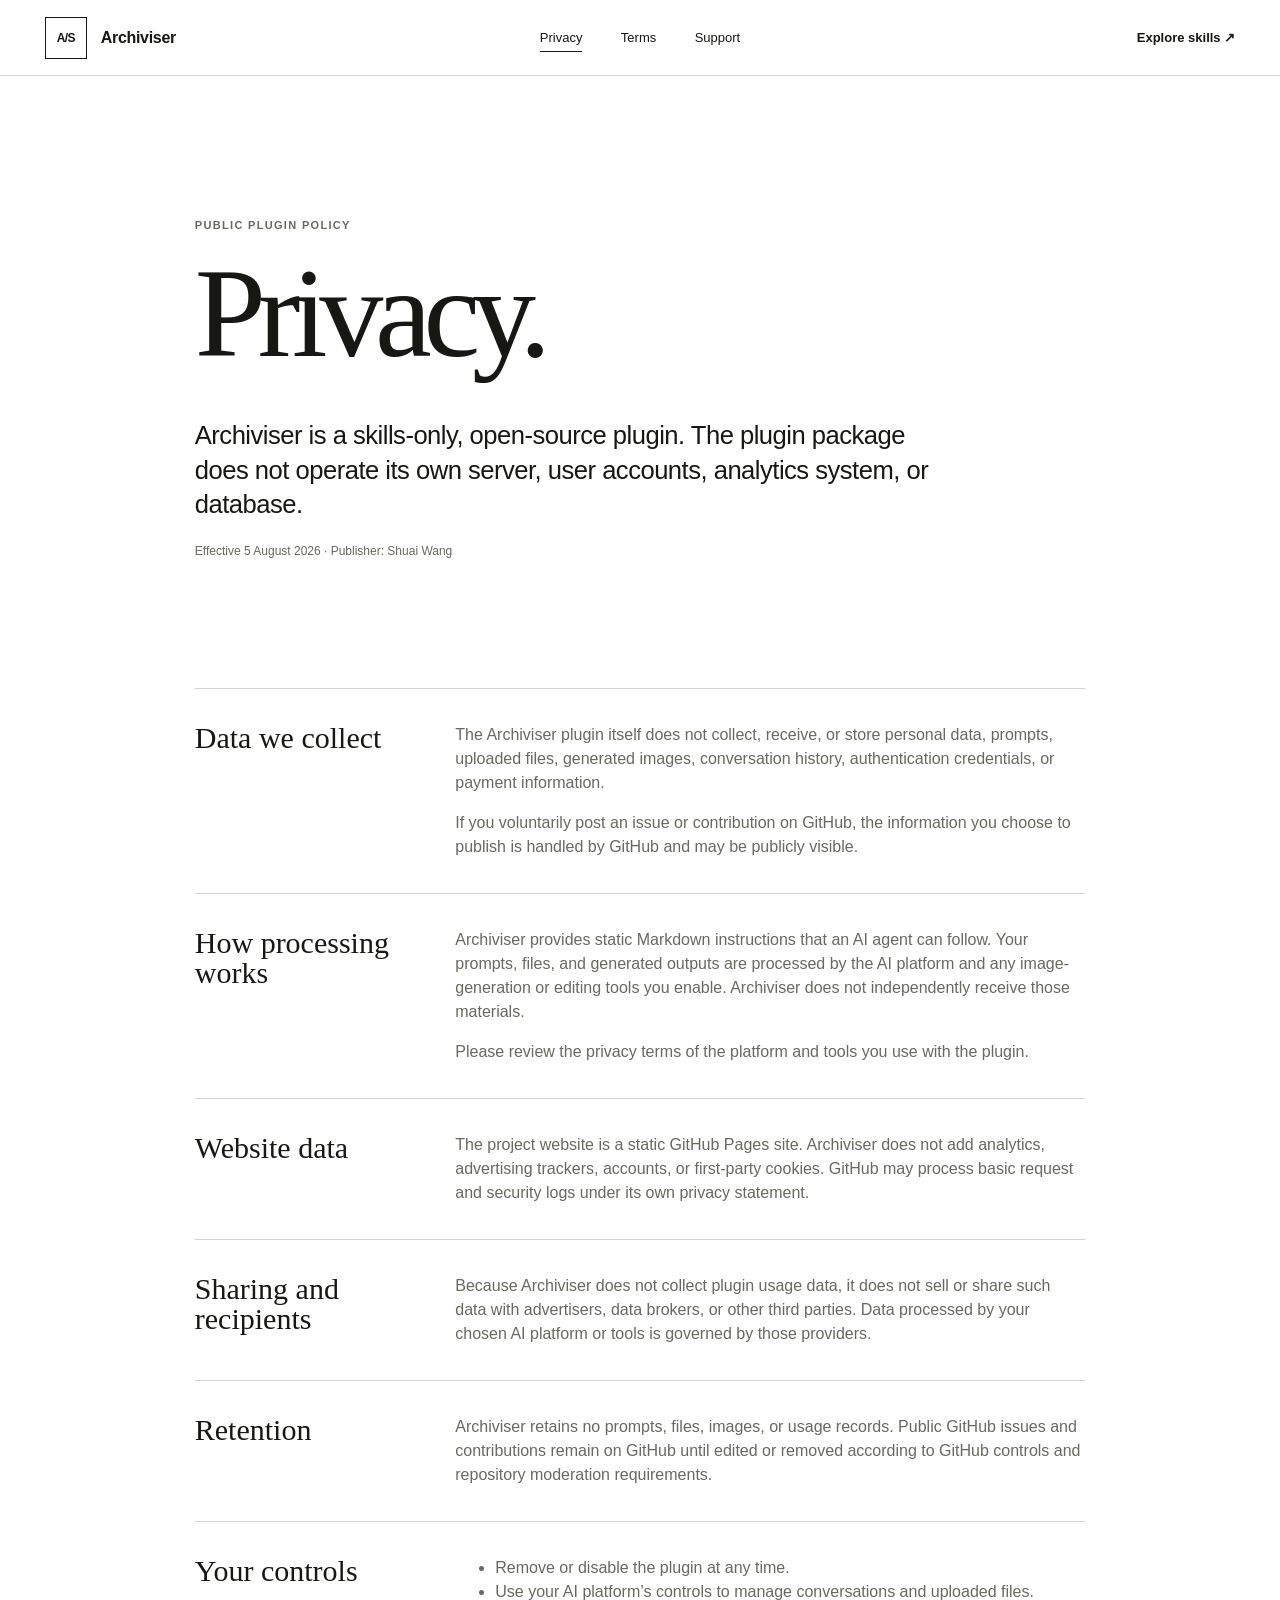
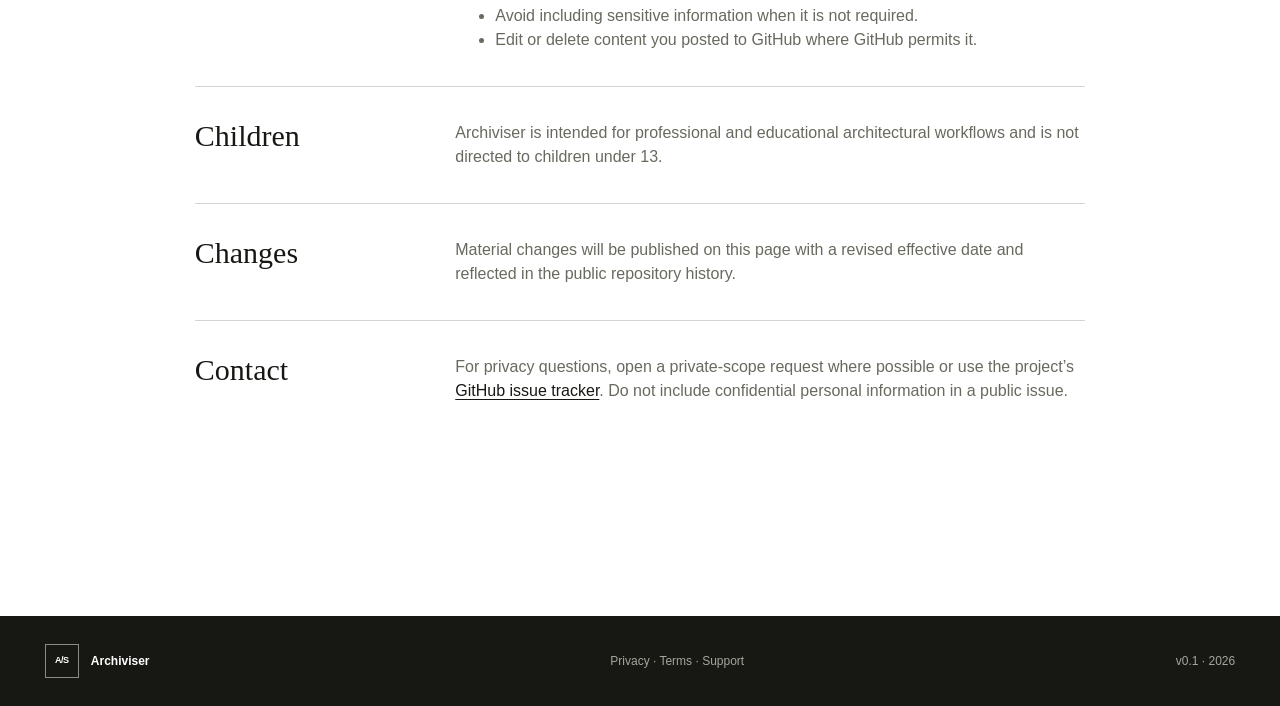
<file: site/privacy.html>
<!doctype html>
<html lang="en">
  <head>
    <meta charset="UTF-8" />
    <meta name="viewport" content="width=device-width, initial-scale=1.0" />
    <meta name="description" content="Privacy policy for the Archiviser skills-only plugin." />
    <title>Privacy Policy — Archiviser</title>
    <link rel="stylesheet" href="styles.css" />
    <script src="script.js" defer></script>
  </head>
  <body>
    <a class="skip-link" href="#main">Skip to content</a>
    <header class="site-header">
      <a class="brand" href="index.html"><span class="brand-mark" aria-hidden="true">A/S</span><span class="brand-name">Archiviser</span></a>
      <nav class="site-nav" aria-label="Legal navigation"><a href="privacy.html" class="is-current">Privacy</a><a href="terms.html">Terms</a><a href="support.html">Support</a></nav>
      <a class="header-cta" href="skills.html">Explore skills <span aria-hidden="true">↗</span></a>
    </header>
    <main class="legal-main" id="main">
      <p class="legal-kicker">Public plugin policy</p>
      <h1>Privacy.</h1>
      <p class="legal-intro">Archiviser is a skills-only, open-source plugin. The plugin package does not operate its own server, user accounts, analytics system, or database.</p>
      <p class="legal-meta">Effective 5 August 2026 · Publisher: Shuai Wang</p>
      <div class="legal-content">
        <section><h2>Data we collect</h2><div><p>The Archiviser plugin itself does not collect, receive, or store personal data, prompts, uploaded files, generated images, conversation history, authentication credentials, or payment information.</p><p>If you voluntarily post an issue or contribution on GitHub, the information you choose to publish is handled by GitHub and may be publicly visible.</p></div></section>
        <section><h2>How processing works</h2><div><p>Archiviser provides static Markdown instructions that an AI agent can follow. Your prompts, files, and generated outputs are processed by the AI platform and any image-generation or editing tools you enable. Archiviser does not independently receive those materials.</p><p>Please review the privacy terms of the platform and tools you use with the plugin.</p></div></section>
        <section><h2>Website data</h2><div><p>The project website is a static GitHub Pages site. Archiviser does not add analytics, advertising trackers, accounts, or first-party cookies. GitHub may process basic request and security logs under its own privacy statement.</p></div></section>
        <section><h2>Sharing and recipients</h2><div><p>Because Archiviser does not collect plugin usage data, it does not sell or share such data with advertisers, data brokers, or other third parties. Data processed by your chosen AI platform or tools is governed by those providers.</p></div></section>
        <section><h2>Retention</h2><div><p>Archiviser retains no prompts, files, images, or usage records. Public GitHub issues and contributions remain on GitHub until edited or removed according to GitHub controls and repository moderation requirements.</p></div></section>
        <section><h2>Your controls</h2><div><ul><li>Remove or disable the plugin at any time.</li><li>Use your AI platform’s controls to manage conversations and uploaded files.</li><li>Avoid including sensitive information when it is not required.</li><li>Edit or delete content you posted to GitHub where GitHub permits it.</li></ul></div></section>
        <section><h2>Children</h2><div><p>Archiviser is intended for professional and educational architectural workflows and is not directed to children under 13.</p></div></section>
        <section><h2>Changes</h2><div><p>Material changes will be published on this page with a revised effective date and reflected in the public repository history.</p></div></section>
        <section><h2>Contact</h2><div><p>For privacy questions, open a private-scope request where possible or use the project’s <a href="https://github.com/swangarch/archiviser/issues">GitHub issue tracker</a>. Do not include confidential personal information in a public issue.</p></div></section>
      </div>
    </main>
    <footer class="site-footer"><div><span class="brand-mark">A/S</span><span>Archiviser</span></div><p><a href="privacy.html">Privacy</a> · <a href="terms.html">Terms</a> · <a href="support.html">Support</a></p><p>v0.1 · <span id="year">2026</span></p></footer>
  </body>
</html>
</file>
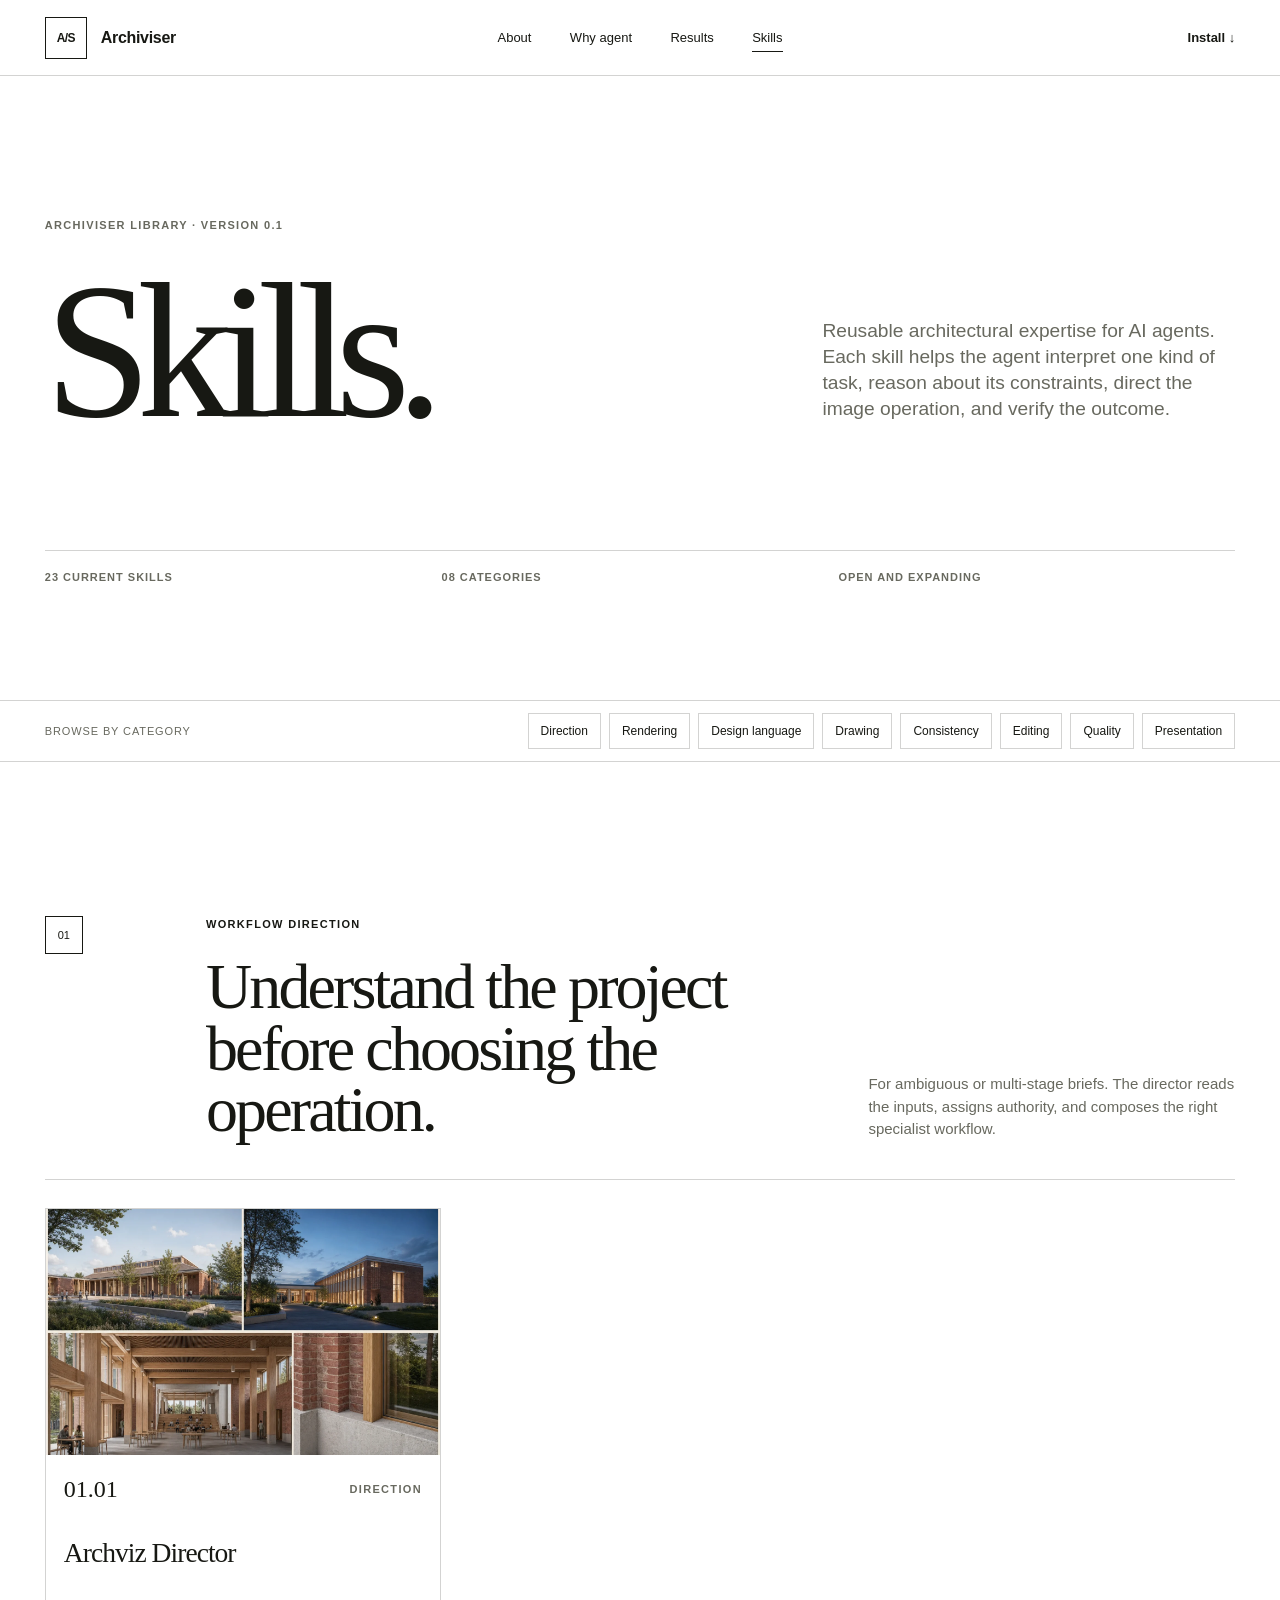
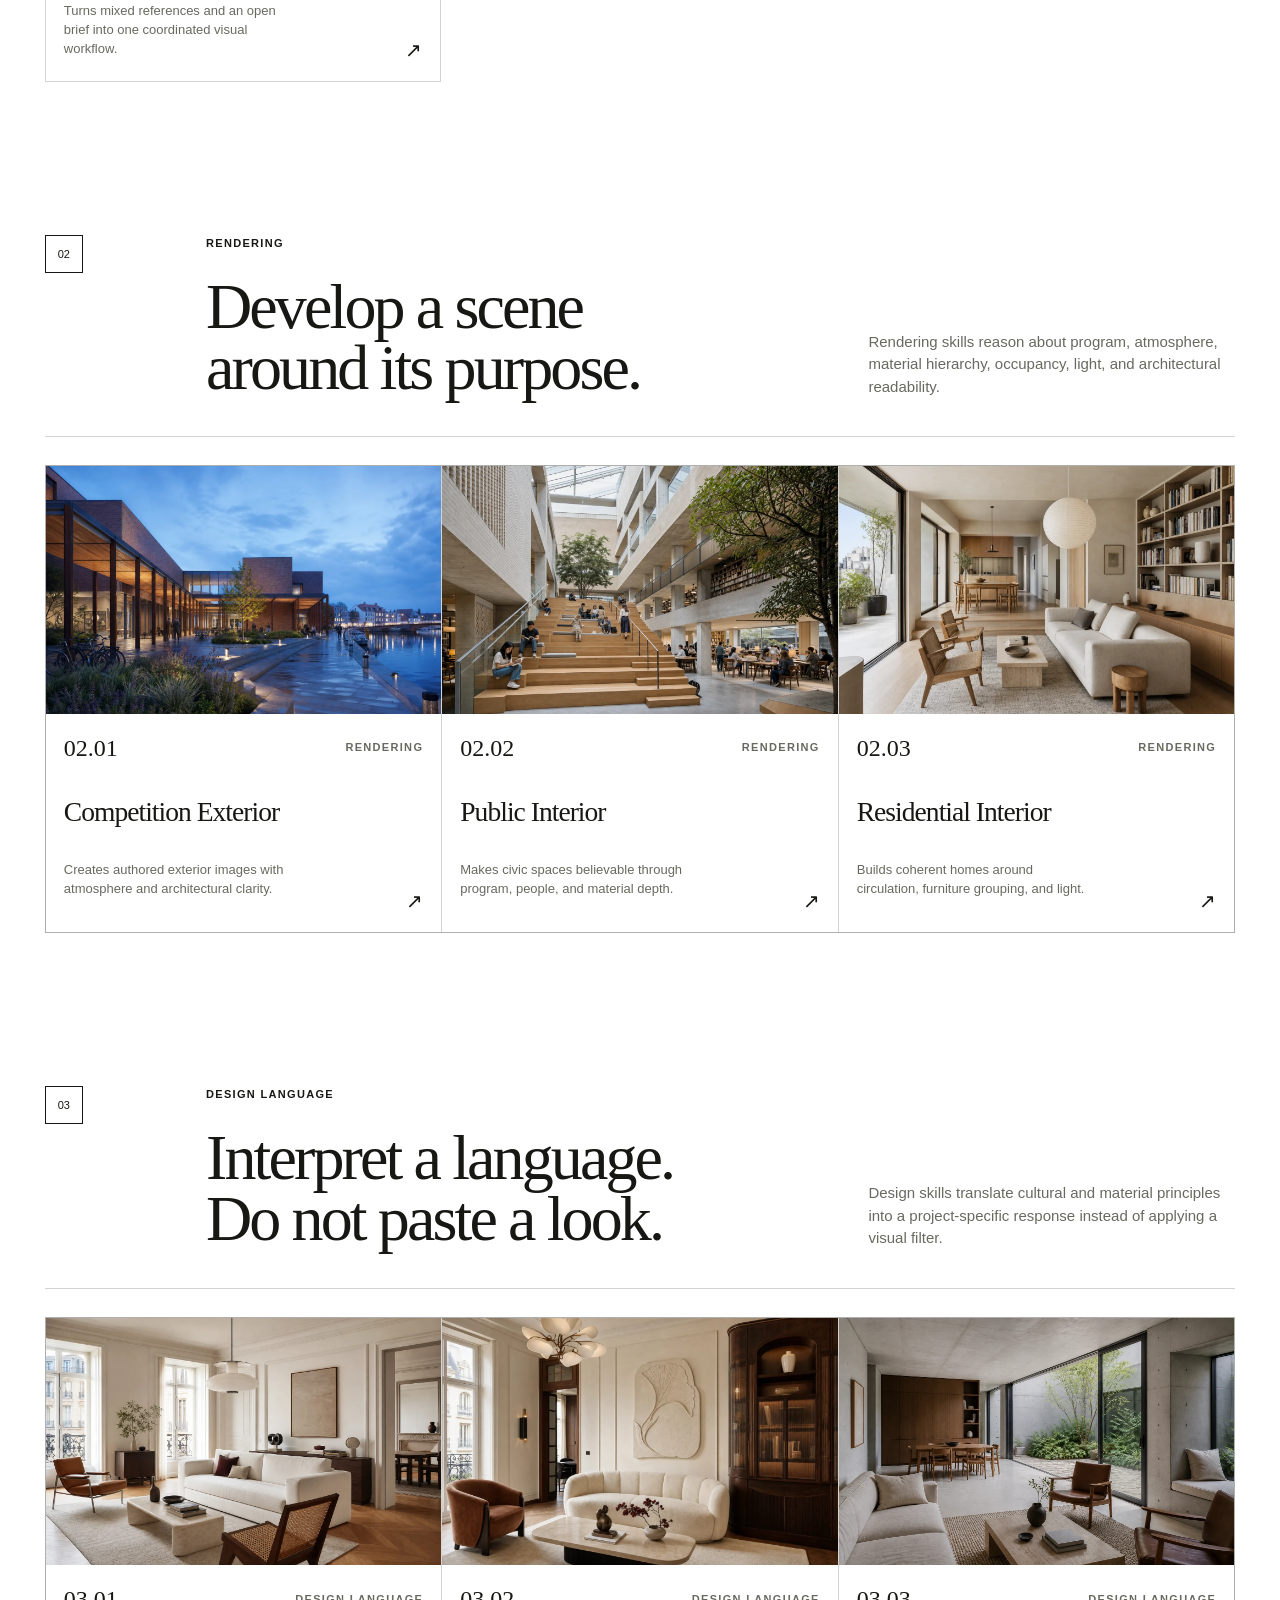
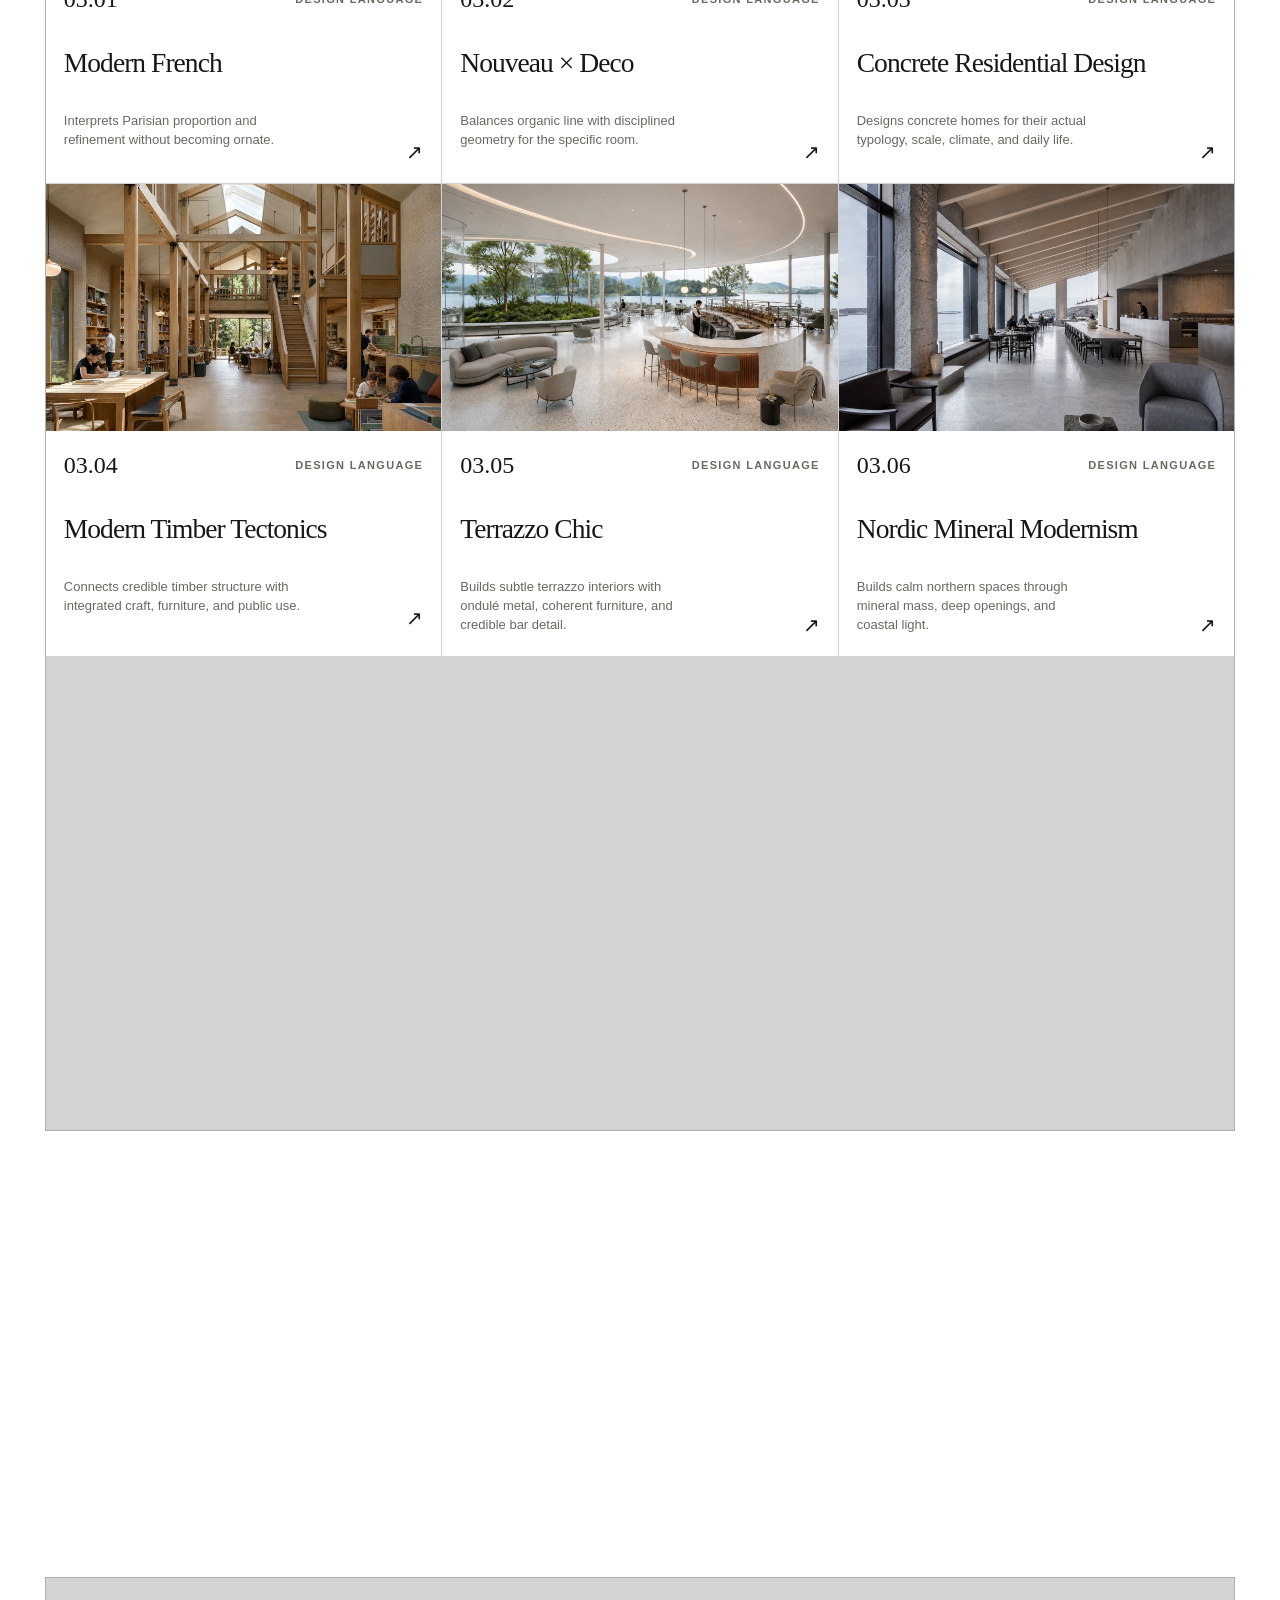
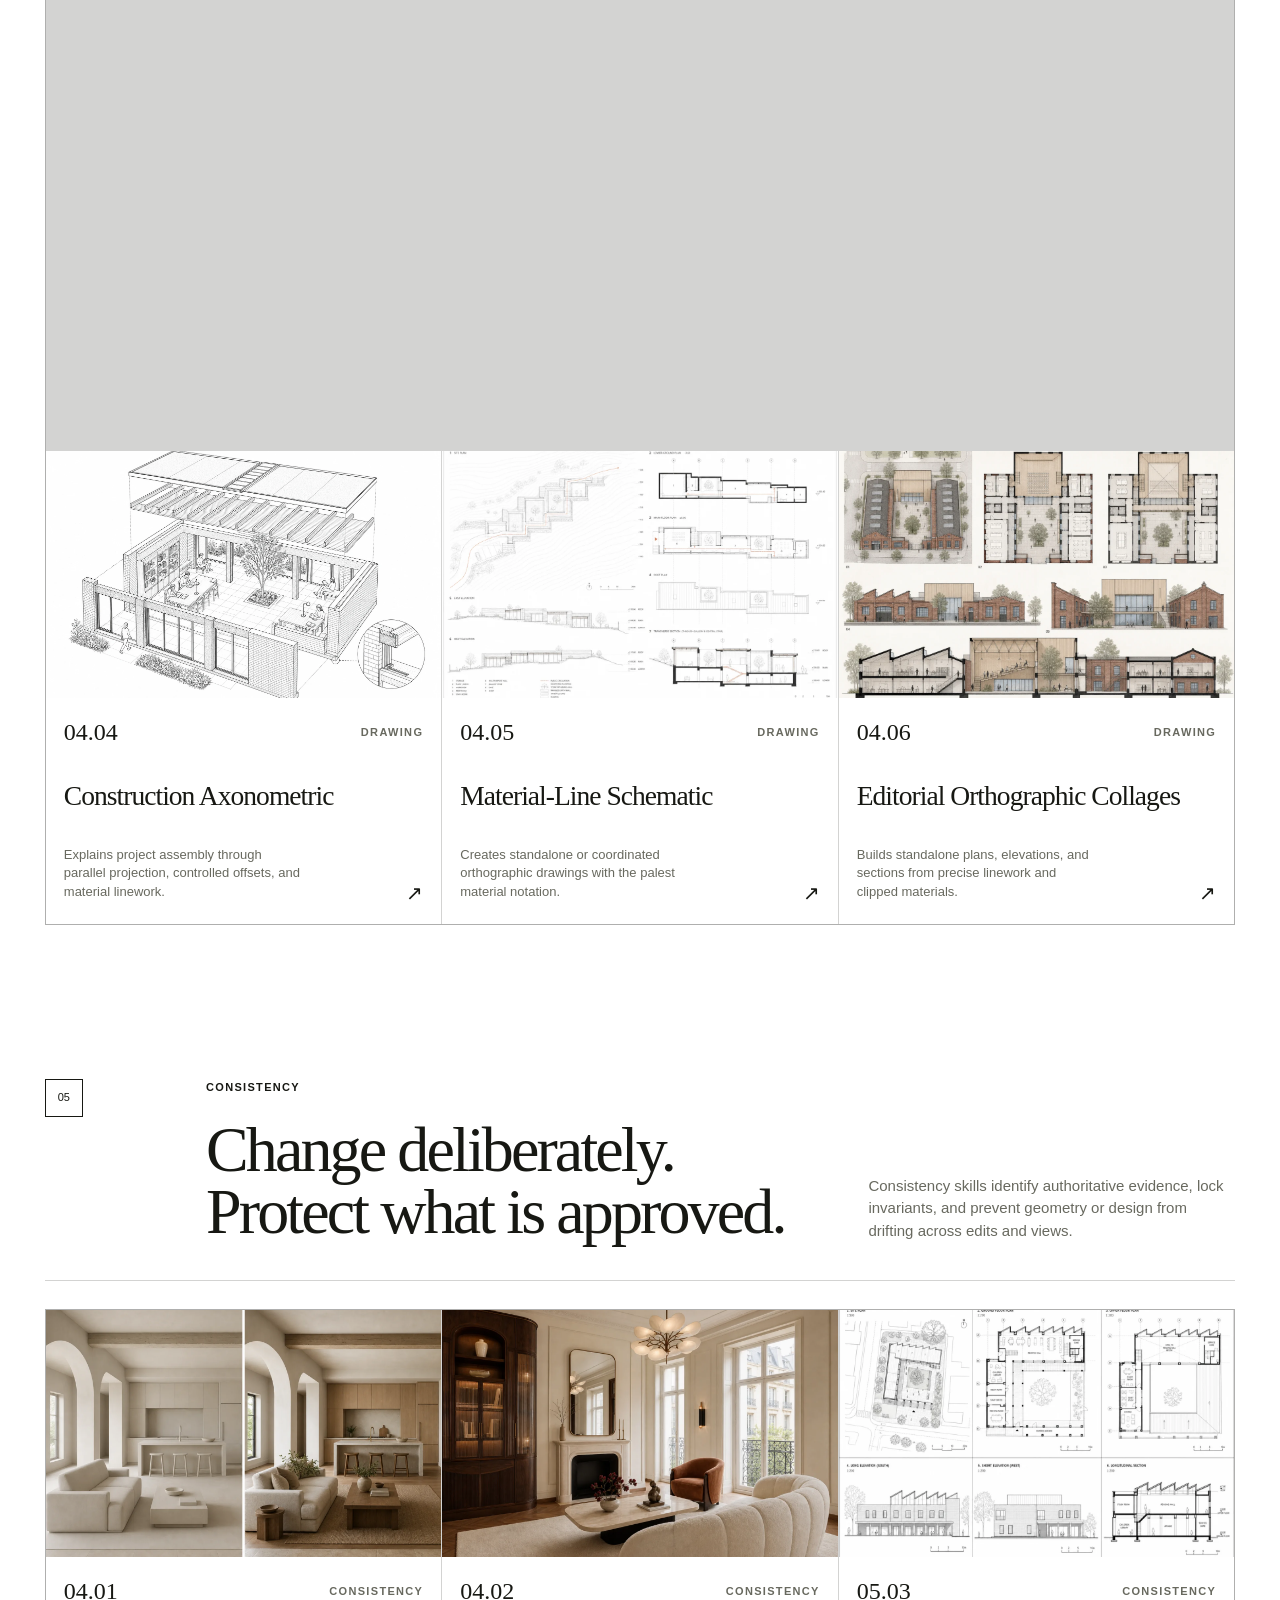
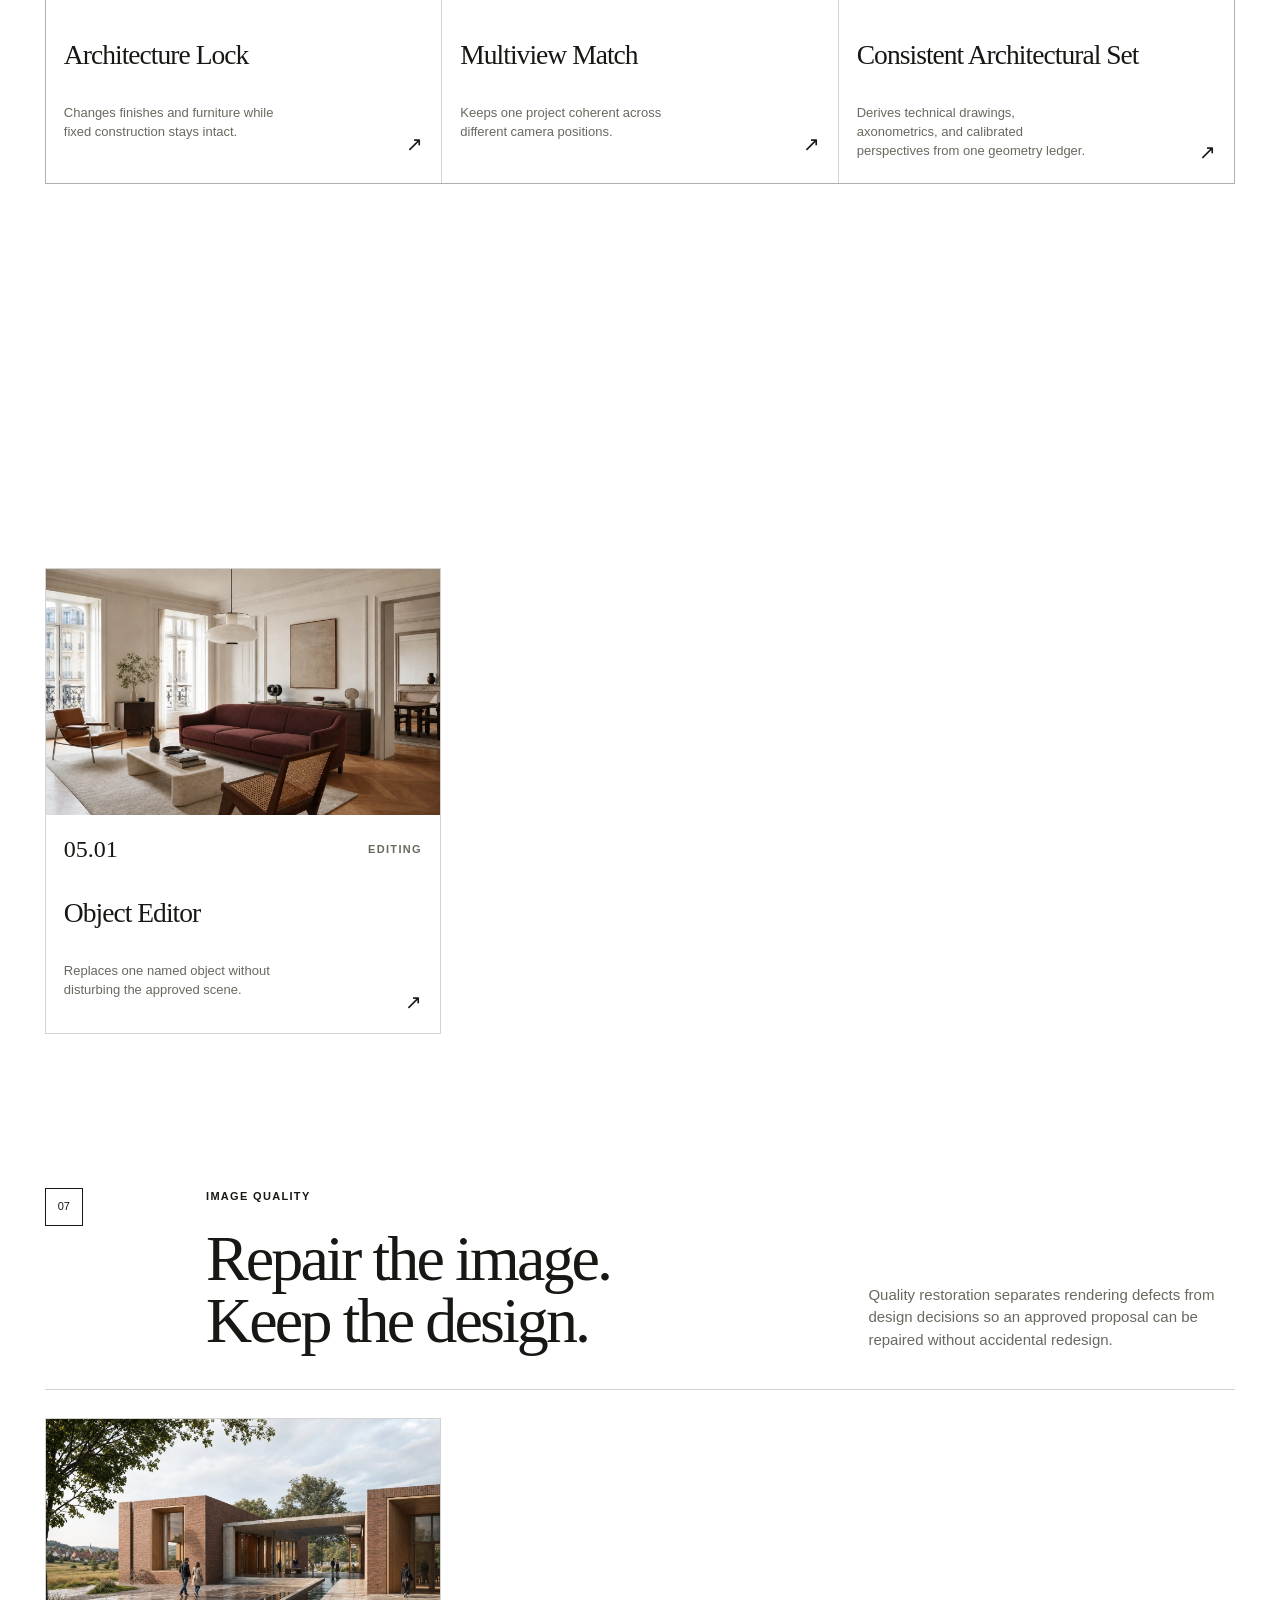
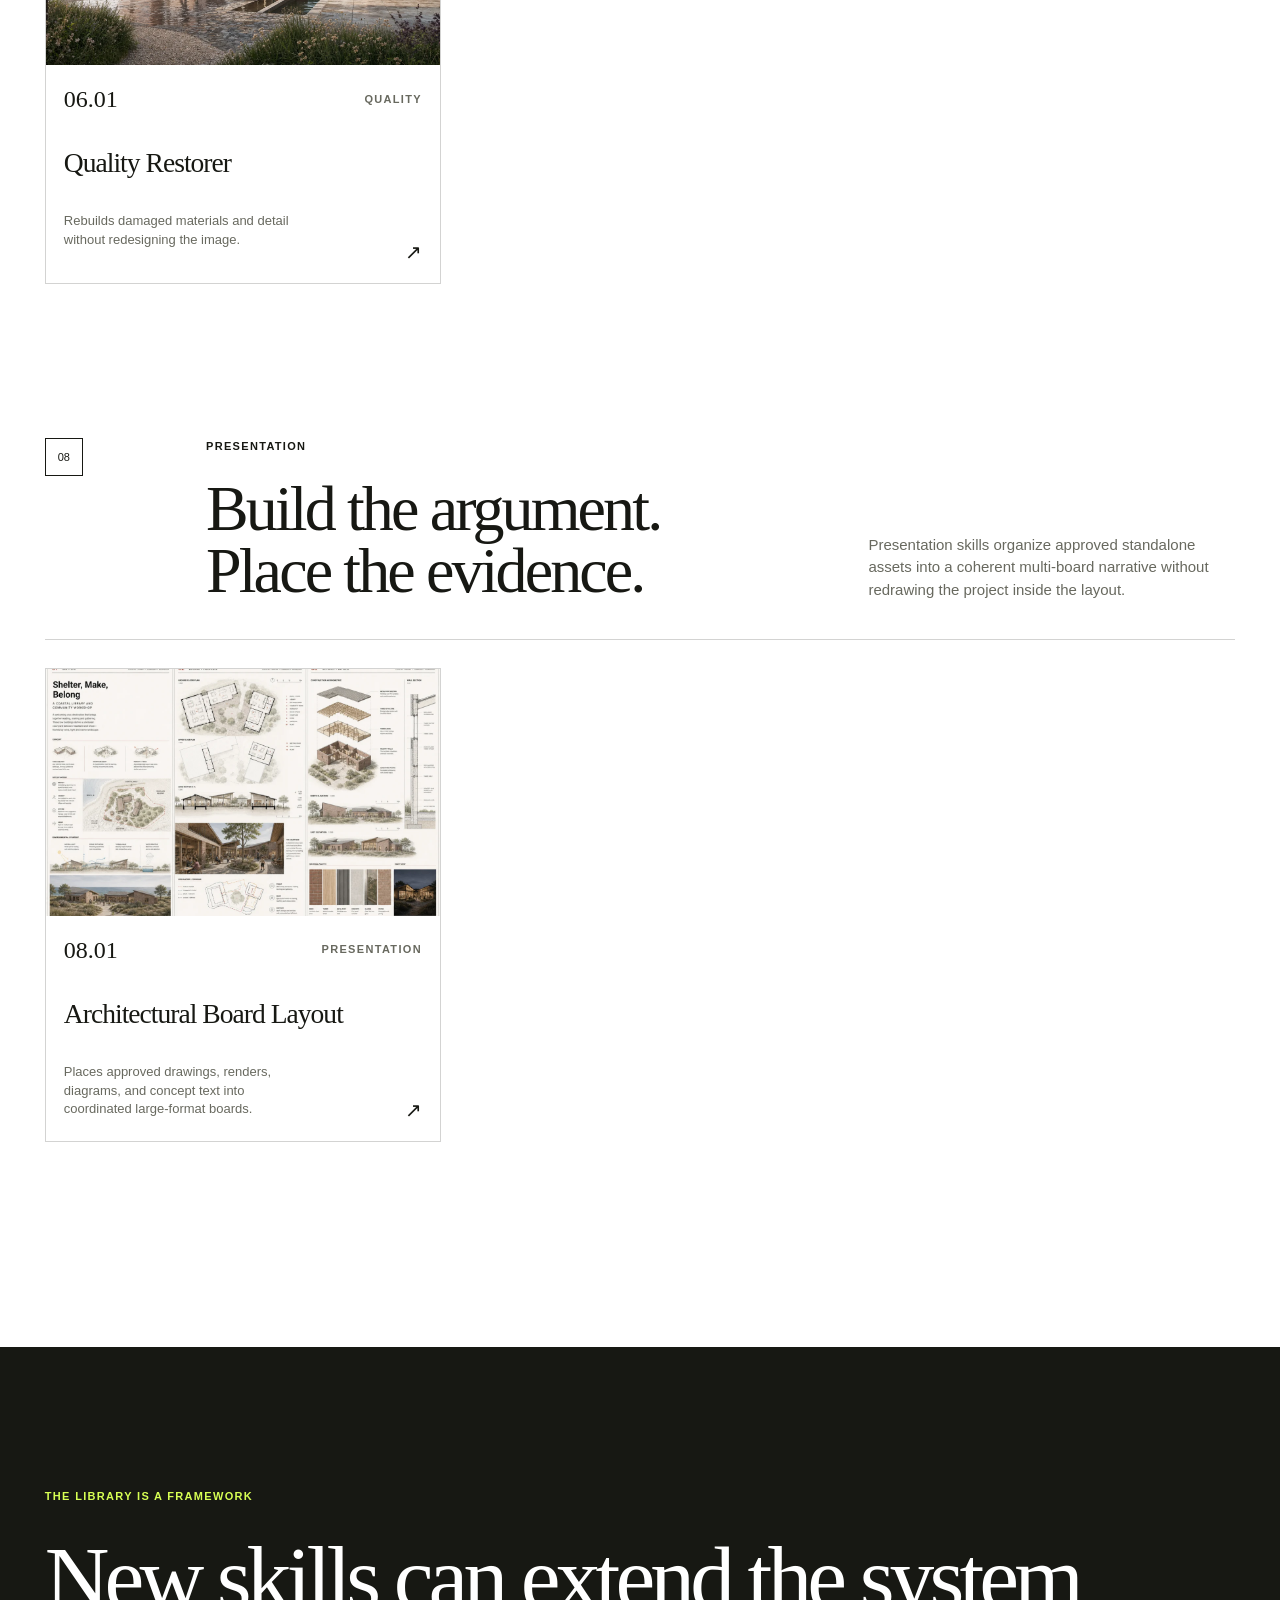
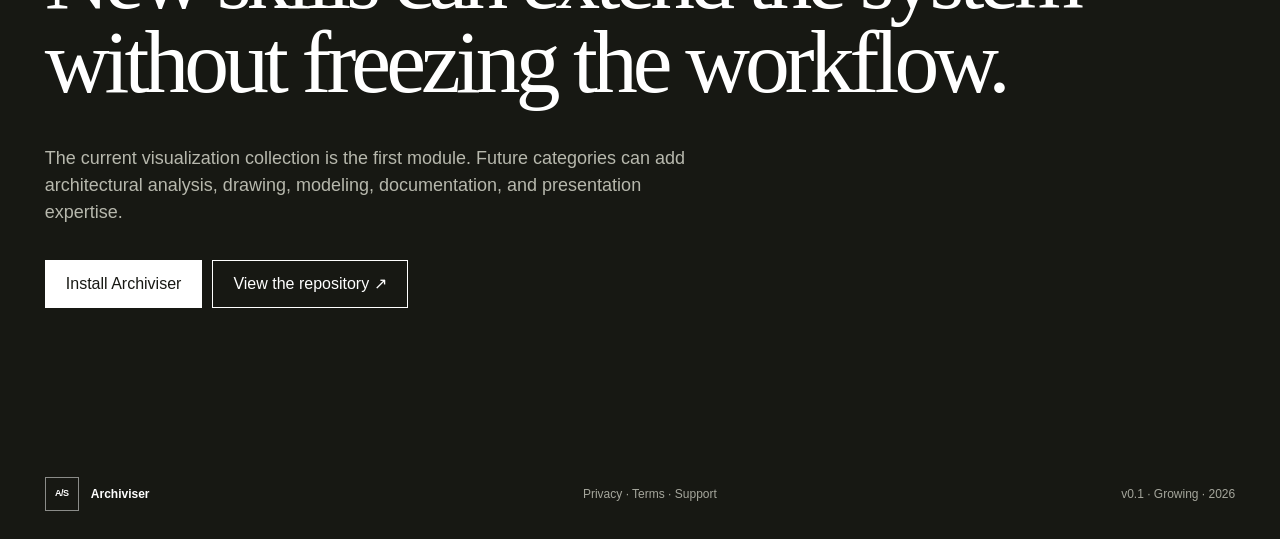
<file: site/skills.html>
<!doctype html>
<html lang="en">
  <head>
    <meta charset="UTF-8" />
    <meta name="viewport" content="width=device-width, initial-scale=1.0" />
    <meta name="description" content="Browse the Archiviser library of architectural reasoning skills for AI agents, organized by capability." />
    <meta name="theme-color" content="#ffffff" />
    <title>Skills Library — Archiviser</title>
    <link rel="stylesheet" href="styles.css" />
    <script src="script.js" defer></script>
  </head>
  <body class="library-page">
    <a class="skip-link" href="#main">Skip to content</a>

    <header class="site-header">
      <a class="brand" href="index.html" aria-label="Archiviser home">
        <span class="brand-mark" aria-hidden="true">A/S</span>
        <span class="brand-name">Archiviser</span>
      </a>
      <nav class="site-nav" aria-label="Primary navigation">
        <a href="index.html#context">About</a>
        <a href="index.html#why-agent">Why agent</a>
        <a href="index.html#cases">Results</a>
        <a class="is-current" href="skills.html" aria-current="page">Skills</a>
      </nav>
      <a class="header-cta" href="index.html#install">Install <span aria-hidden="true">↓</span></a>
    </header>

    <main id="main">
      <section class="library-hero">
        <p class="eyebrow">Archiviser library · Version 0.1</p>
        <div class="library-title">
          <h1>Skills.</h1>
          <p>Reusable architectural expertise for AI agents. Each skill helps the agent interpret one kind of task, reason about its constraints, direct the image operation, and verify the outcome.</p>
        </div>
        <div class="library-index">
          <span>23 current skills</span><span>08 categories</span><span>Open and expanding</span>
        </div>
      </section>

      <nav class="category-nav" aria-label="Skill categories">
        <span>Browse by category</span>
        <a href="#direction">Direction</a>
        <a href="#rendering">Rendering</a>
        <a href="#design">Design language</a>
        <a href="#drawing">Drawing</a>
        <a href="#consistency">Consistency</a>
        <a href="#editing">Editing</a>
        <a href="#quality">Quality</a>
        <a href="#presentation">Presentation</a>
      </nav>

      <div class="library-sections">
        <section class="skill-category-section" id="direction">
          <header class="category-heading reveal"><span>01</span><div><p>Workflow direction</p><h2>Understand the project<br />before choosing the operation.</h2></div><p>For ambiguous or multi-stage briefs. The director reads the inputs, assigns authority, and composes the right specialist workflow.</p></header>
          <div class="skill-grid library-grid">
            <a class="skill-card reveal" href="https://github.com/swangarch/archiviser/blob/main/skills/archviz-director/SKILL.md">
              <div class="skill-image"><img src="assets/archviz-director-overview.webp" alt="One architectural project coordinated across exterior, interior, and material views" /></div>
              <div class="skill-card-body"><div class="skill-meta"><span class="skill-id">01.01</span><span class="skill-category">Direction</span></div><h3>Archviz Director</h3><p>Turns mixed references and an open brief into one coordinated visual workflow.</p><span class="skill-arrow">↗</span></div>
            </a>
          </div>
        </section>

        <section class="skill-category-section" id="rendering">
          <header class="category-heading reveal"><span>02</span><div><p>Rendering</p><h2>Develop a scene<br />around its purpose.</h2></div><p>Rendering skills reason about program, atmosphere, material hierarchy, occupancy, light, and architectural readability.</p></header>
          <div class="skill-grid library-grid">
            <a class="skill-card reveal" href="https://github.com/swangarch/archiviser/blob/main/skills/render-competition-exterior/SKILL.md"><div class="skill-image"><img src="assets/blue-hour-waterfront-exterior.webp" alt="Brick waterfront arts pavilion at blue hour" /></div><div class="skill-card-body"><div class="skill-meta"><span class="skill-id">02.01</span><span class="skill-category">Rendering</span></div><h3>Competition Exterior</h3><p>Creates authored exterior images with atmosphere and architectural clarity.</p><span class="skill-arrow">↗</span></div></a>
            <a class="skill-card reveal" href="https://github.com/swangarch/archiviser/blob/main/skills/render-public-interior/SKILL.md"><div class="skill-image"><img src="assets/public-library-interior.webp" alt="Public library organized around a timber reading stair" /></div><div class="skill-card-body"><div class="skill-meta"><span class="skill-id">02.02</span><span class="skill-category">Rendering</span></div><h3>Public Interior</h3><p>Makes civic spaces believable through program, people, and material depth.</p><span class="skill-arrow">↗</span></div></a>
            <a class="skill-card reveal" href="https://github.com/swangarch/archiviser/blob/main/skills/render-residential-interior/SKILL.md"><div class="skill-image"><img src="assets/residential-interior.webp" alt="Bright split-level residential interior" /></div><div class="skill-card-body"><div class="skill-meta"><span class="skill-id">02.03</span><span class="skill-category">Rendering</span></div><h3>Residential Interior</h3><p>Builds coherent homes around circulation, furniture grouping, and light.</p><span class="skill-arrow">↗</span></div></a>
          </div>
        </section>

        <section class="skill-category-section" id="design">
          <header class="category-heading reveal"><span>03</span><div><p>Design language</p><h2>Interpret a language.<br />Do not paste a look.</h2></div><p>Design skills translate cultural and material principles into a project-specific response instead of applying a visual filter.</p></header>
          <div class="skill-grid library-grid">
            <a class="skill-card reveal" href="https://github.com/swangarch/archiviser/blob/main/skills/design-modern-french/SKILL.md"><div class="skill-image"><img src="assets/modern-french-interior.webp" alt="Restrained contemporary French living room" /></div><div class="skill-card-body"><div class="skill-meta"><span class="skill-id">03.01</span><span class="skill-category">Design language</span></div><h3>Modern French</h3><p>Interprets Parisian proportion and refinement without becoming ornate.</p><span class="skill-arrow">↗</span></div></a>
            <a class="skill-card reveal" href="https://github.com/swangarch/archiviser/blob/main/skills/design-art-nouveau-deco/SKILL.md"><div class="skill-image"><img src="assets/art-nouveau-deco-interior.webp" alt="Interior balancing Art Nouveau and Art Deco influences" /></div><div class="skill-card-body"><div class="skill-meta"><span class="skill-id">03.02</span><span class="skill-category">Design language</span></div><h3>Nouveau × Deco</h3><p>Balances organic line with disciplined geometry for the specific room.</p><span class="skill-arrow">↗</span></div></a>
            <a class="skill-card reveal" href="https://github.com/swangarch/archiviser/blob/main/skills/refine-concrete-residential-interiors/SKILL.md"><div class="skill-image"><img src="assets/concrete-residential-design.webp" alt="Original single-storey exposed-concrete courtyard home at ordinary residential scale" /></div><div class="skill-card-body"><div class="skill-meta"><span class="skill-id">03.03</span><span class="skill-category">Design language</span></div><h3>Concrete Residential Design</h3><p>Designs concrete homes for their actual typology, scale, climate, and daily life.</p><span class="skill-arrow">↗</span></div></a>
            <a class="skill-card reveal" href="https://github.com/swangarch/archiviser/blob/main/skills/design-modern-timber-tectonics/SKILL.md"><div class="skill-image"><img src="assets/modern-timber-tectonics.webp" alt="Contemporary community library and making hall integrating timber structure, joinery, furniture, and public use" /></div><div class="skill-card-body"><div class="skill-meta"><span class="skill-id">03.04</span><span class="skill-category">Design language</span></div><h3>Modern Timber Tectonics</h3><p>Connects credible timber structure with integrated craft, furniture, and public use.</p><span class="skill-arrow">↗</span></div></a>
            <a class="skill-card reveal" href="https://github.com/swangarch/archiviser/blob/main/skills/design-terrazzo-chic/SKILL.md"><div class="skill-image"><img src="assets/terrazzo-chic-reading-bar.webp" alt="Flowing waterfront cultural bar with luminous terrazzo, curved copper detailing, courtyard planting, and refined low-saturation furniture" /></div><div class="skill-card-body"><div class="skill-meta"><span class="skill-id">03.05</span><span class="skill-category">Design language</span></div><h3>Terrazzo Chic</h3><p>Builds subtle terrazzo interiors with ondulé metal, coherent furniture, and credible bar detail.</p><span class="skill-arrow">↗</span></div></a>
            <a class="skill-card reveal" href="https://github.com/swangarch/archiviser/blob/main/skills/design-nordic-mineral-modernism/SKILL.md"><div class="skill-image"><img src="assets/nordic-mineral-modernism.webp" alt="Coastal art-museum restaurant shaped by granite mass, cool ash roof beams, and neutral northern daylight" /></div><div class="skill-card-body"><div class="skill-meta"><span class="skill-id">03.06</span><span class="skill-category">Design language</span></div><h3>Nordic Mineral Modernism</h3><p>Builds calm northern spaces through mineral mass, deep openings, and coastal light.</p><span class="skill-arrow">↗</span></div></a>
            <a class="skill-card reveal" href="https://github.com/swangarch/archiviser/blob/main/skills/design-modern-brick-timber-arches/SKILL.md"><div class="skill-image"><img src="assets/modern-brick-timber-arches.webp" alt="Symmetrical contemporary red-brick reading hall with timber beams, slatted ceiling, and integrated furniture" /></div><div class="skill-card-body"><div class="skill-meta"><span class="skill-id">03.07</span><span class="skill-category">Design language</span></div><h3>Modern Brick Arches + Timber</h3><p>Coordinates credible masonry arches with timber structure, occupation, and civic scale.</p><span class="skill-arrow">↗</span></div></a>
          </div>
        </section>

        <section class="skill-category-section" id="drawing">
          <header class="category-heading reveal"><span>04</span><div><p>Drawing</p><h2>Make geometry legible.<br />Let every line carry meaning.</h2></div><p>Drawing skills translate architectural images into precise graphic documents with controlled line hierarchy, material notation, and perspective.</p></header>
          <div class="skill-grid library-grid">
            <a class="skill-card reveal" href="https://github.com/swangarch/archiviser/blob/main/skills/draw-architectural-schematics/SKILL.md"><div class="skill-image"><img src="assets/schematic-reading-pavilion.webp" alt="Original reading pavilion converted into a black-and-white schematic technical drawing" /></div><div class="skill-card-body"><div class="skill-meta"><span class="skill-id">04.01</span><span class="skill-category">Drawing</span></div><h3>Architectural Schematic</h3><p>Converts architectural images into clean monochrome drawings with precise perspective and disciplined line weights.</p><span class="skill-arrow">↗</span></div></a>
            <a class="skill-card reveal" href="https://github.com/swangarch/archiviser/blob/main/skills/draw-unified-orthographic-sets/SKILL.md"><div class="skill-image"><img src="assets/unified-orthographic-drawing-set.webp" alt="Consistent black-and-white site plan, floor plans, elevations, and section" /></div><div class="skill-card-body"><div class="skill-meta"><span class="skill-id">04.02</span><span class="skill-category">Drawing</span></div><h3>Unified Orthographic Drawings</h3><p>Produces standalone or coordinated plans, elevations, and sections with one technical language.</p><span class="skill-arrow">↗</span></div></a>
            <a class="skill-card reveal" href="https://github.com/swangarch/archiviser/blob/main/skills/draw-section-perspectives/SKILL.md"><div class="skill-image"><img src="assets/section-perspective-reading-pavilion.webp" alt="Original reading pavilion shown as a human-eye material section-perspective with enlarged nodes" /></div><div class="skill-card-body"><div class="skill-meta"><span class="skill-id">04.03</span><span class="skill-category">Drawing</span></div><h3>Section Perspective</h3><p>Combines inhabited eye-level space with readable cut assemblies and linked construction nodes.</p><span class="skill-arrow">↗</span></div></a>
            <a class="skill-card reveal" href="https://github.com/swangarch/archiviser/blob/main/skills/draw-construction-axonometric/SKILL.md"><div class="skill-image"><img src="assets/construction-axonometric-reading-pavilion.webp" alt="Original reading pavilion shown as an exploded black-and-white construction axonometric" /></div><div class="skill-card-body"><div class="skill-meta"><span class="skill-id">04.04</span><span class="skill-category">Drawing</span></div><h3>Construction Axonometric</h3><p>Explains project assembly through parallel projection, controlled offsets, and material linework.</p><span class="skill-arrow">↗</span></div></a>
            <a class="skill-card reveal" href="https://github.com/swangarch/archiviser/blob/main/skills/draw-material-line-schematics/SKILL.md"><div class="skill-image"><img src="assets/pale-material-line-orthographic-set.webp" alt="Hillside cultural center shown through pale material-line site plan, plans, elevations, and section" /></div><div class="skill-card-body"><div class="skill-meta"><span class="skill-id">04.05</span><span class="skill-category">Drawing</span></div><h3>Material-Line Schematic</h3><p>Creates standalone or coordinated orthographic drawings with the palest material notation.</p><span class="skill-arrow">↗</span></div></a>
            <a class="skill-card reveal" href="https://github.com/swangarch/archiviser/blob/main/skills/draw-editorial-section-collages/SKILL.md"><div class="skill-image"><img src="assets/editorial-orthographic-collage-set.webp" alt="Urban arts school shown through coordinated editorial collage plans, elevations, and section" /></div><div class="skill-card-body"><div class="skill-meta"><span class="skill-id">04.06</span><span class="skill-category">Drawing</span></div><h3>Editorial Orthographic Collages</h3><p>Builds standalone plans, elevations, and sections from precise linework and clipped materials.</p><span class="skill-arrow">↗</span></div></a>
          </div>
        </section>

        <section class="skill-category-section" id="consistency">
          <header class="category-heading reveal"><span>05</span><div><p>Consistency</p><h2>Change deliberately.<br />Protect what is approved.</h2></div><p>Consistency skills identify authoritative evidence, lock invariants, and prevent geometry or design from drifting across edits and views.</p></header>
          <div class="skill-grid library-grid">
            <a class="skill-card reveal" href="https://github.com/swangarch/archiviser/blob/main/skills/lock-architecture-shell/SKILL.md"><div class="skill-image"><img src="assets/architecture-shell-lock.webp" alt="Interior comparison with identical architectural shell" /></div><div class="skill-card-body"><div class="skill-meta"><span class="skill-id">04.01</span><span class="skill-category">Consistency</span></div><h3>Architecture Lock</h3><p>Changes finishes and furniture while fixed construction stays intact.</p><span class="skill-arrow">↗</span></div></a>
            <a class="skill-card reveal" href="https://github.com/swangarch/archiviser/blob/main/skills/match-archviz-multiview/SKILL.md"><div class="skill-image"><img src="assets/art-nouveau-deco-companion-view.webp" alt="Reverse view of the same designed room" /></div><div class="skill-card-body"><div class="skill-meta"><span class="skill-id">04.02</span><span class="skill-category">Consistency</span></div><h3>Multiview Match</h3><p>Keeps one project coherent across different camera positions.</p><span class="skill-arrow">↗</span></div></a>
            <a class="skill-card reveal" href="https://github.com/swangarch/archiviser/blob/main/skills/generate-consistent-architectural-sets/SKILL.md"><div class="skill-image"><img src="assets/unified-orthographic-drawing-set.webp" alt="One civic library coordinated across site plan, floor plans, elevations, and section" /></div><div class="skill-card-body"><div class="skill-meta"><span class="skill-id">05.03</span><span class="skill-category">Consistency</span></div><h3>Consistent Architectural Set</h3><p>Derives technical drawings, axonometrics, and calibrated perspectives from one geometry ledger.</p><span class="skill-arrow">↗</span></div></a>
          </div>
        </section>

        <section class="skill-category-section" id="editing">
          <header class="category-heading reveal"><span>06</span><div><p>Precise editing</p><h2>Edit the target.<br />Leave the scene alone.</h2></div><p>For narrow interventions where collateral change is failure: identify the edit mask conceptually, preserve the context, and compare.</p></header>
          <div class="skill-grid library-grid">
            <a class="skill-card reveal" href="https://github.com/swangarch/archiviser/blob/main/skills/edit-archviz-objects/SKILL.md"><div class="skill-image"><img src="assets/modern-french-object-edit.webp" alt="Parisian living room after a precise sofa replacement" /></div><div class="skill-card-body"><div class="skill-meta"><span class="skill-id">05.01</span><span class="skill-category">Editing</span></div><h3>Object Editor</h3><p>Replaces one named object without disturbing the approved scene.</p><span class="skill-arrow">↗</span></div></a>
          </div>
        </section>

        <section class="skill-category-section" id="quality">
          <header class="category-heading reveal"><span>07</span><div><p>Image quality</p><h2>Repair the image.<br />Keep the design.</h2></div><p>Quality restoration separates rendering defects from design decisions so an approved proposal can be repaired without accidental redesign.</p></header>
          <div class="skill-grid library-grid">
            <a class="skill-card reveal" href="https://github.com/swangarch/archiviser/blob/main/skills/restore-archviz-quality/SKILL.md"><div class="skill-image"><img src="assets/competition-exterior.webp" alt="Restored architectural exterior with clean materials and geometry" /></div><div class="skill-card-body"><div class="skill-meta"><span class="skill-id">06.01</span><span class="skill-category">Quality</span></div><h3>Quality Restorer</h3><p>Rebuilds damaged materials and detail without redesigning the image.</p><span class="skill-arrow">↗</span></div></a>
          </div>
        </section>

        <section class="skill-category-section" id="presentation">
          <header class="category-heading reveal"><span>08</span><div><p>Presentation</p><h2>Build the argument.<br />Place the evidence.</h2></div><p>Presentation skills organize approved standalone assets into a coherent multi-board narrative without redrawing the project inside the layout.</p></header>
          <div class="skill-grid library-grid">
            <a class="skill-card reveal" href="https://github.com/swangarch/archiviser/blob/main/skills/layout-architectural-boards/SKILL.md"><div class="skill-image"><img src="assets/architectural-board-layout-system.webp" alt="Three coordinated portrait architecture presentation boards" /></div><div class="skill-card-body"><div class="skill-meta"><span class="skill-id">08.01</span><span class="skill-category">Presentation</span></div><h3>Architectural Board Layout</h3><p>Places approved drawings, renders, diagrams, and concept text into coordinated large-format boards.</p><span class="skill-arrow">↗</span></div></a>
          </div>
        </section>
      </div>

      <section class="library-closing reveal">
        <p class="section-number">The library is a framework</p>
        <h2>New skills can extend the system<br />without freezing the workflow.</h2>
        <p>The current visualization collection is the first module. Future categories can add architectural analysis, drawing, modeling, documentation, and presentation expertise.</p>
        <div class="closing-actions"><a class="button button-light" href="index.html#install">Install Archiviser</a><a class="button button-outline-light" href="https://github.com/swangarch/archiviser">View the repository ↗</a></div>
      </section>
    </main>

    <footer class="site-footer">
      <div><span class="brand-mark">A/S</span><span>Archiviser</span></div>
      <p><a href="privacy.html">Privacy</a> · <a href="terms.html">Terms</a> · <a href="support.html">Support</a></p>
      <p>v0.1 · Growing · <span id="year">2026</span></p>
    </footer>
  </body>
</html>
</file>
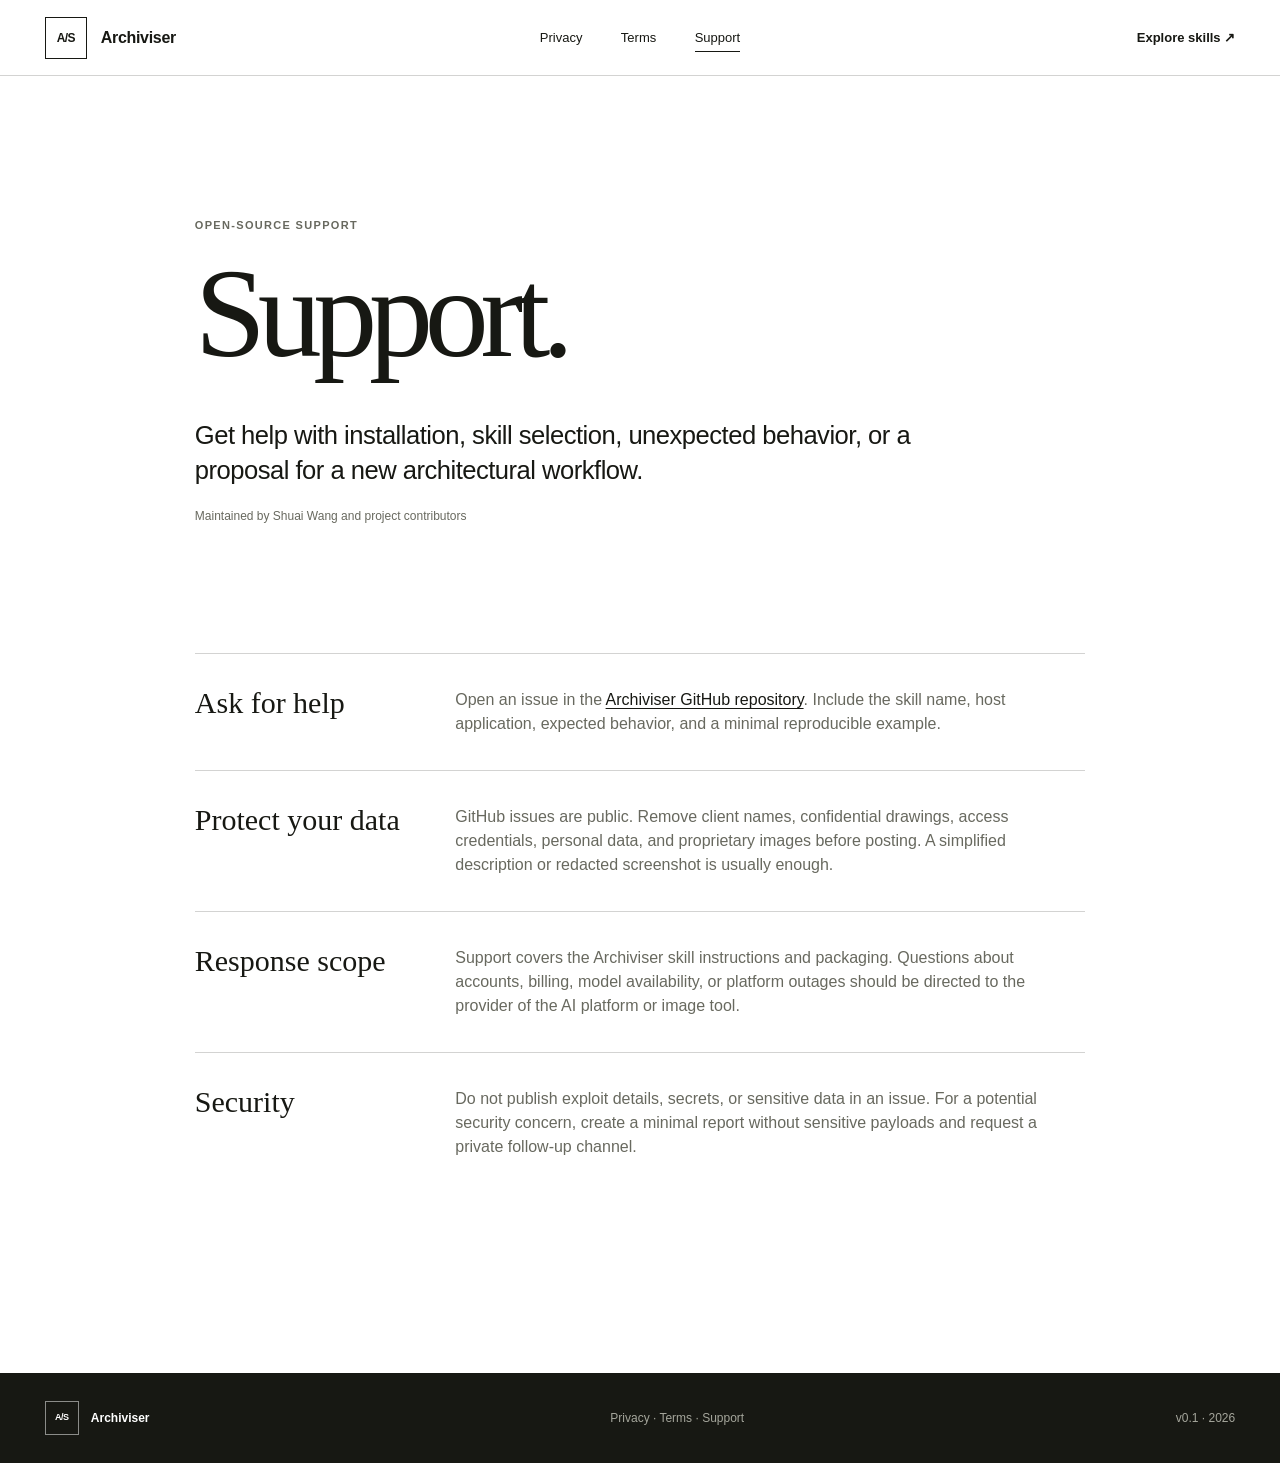
<file: site/support.html>
<!doctype html>
<html lang="en">
  <head>
    <meta charset="UTF-8" />
    <meta name="viewport" content="width=device-width, initial-scale=1.0" />
    <meta name="description" content="Support information for Archiviser." />
    <title>Support — Archiviser</title>
    <link rel="stylesheet" href="styles.css" />
    <script src="script.js" defer></script>
  </head>
  <body>
    <a class="skip-link" href="#main">Skip to content</a>
    <header class="site-header">
      <a class="brand" href="index.html"><span class="brand-mark" aria-hidden="true">A/S</span><span class="brand-name">Archiviser</span></a>
      <nav class="site-nav" aria-label="Legal navigation"><a href="privacy.html">Privacy</a><a href="terms.html">Terms</a><a href="support.html" class="is-current">Support</a></nav>
      <a class="header-cta" href="skills.html">Explore skills <span aria-hidden="true">↗</span></a>
    </header>
    <main class="legal-main" id="main">
      <p class="legal-kicker">Open-source support</p>
      <h1>Support.</h1>
      <p class="legal-intro">Get help with installation, skill selection, unexpected behavior, or a proposal for a new architectural workflow.</p>
      <p class="legal-meta">Maintained by Shuai Wang and project contributors</p>
      <div class="legal-content">
        <section><h2>Ask for help</h2><div><p>Open an issue in the <a href="https://github.com/swangarch/archiviser/issues">Archiviser GitHub repository</a>. Include the skill name, host application, expected behavior, and a minimal reproducible example.</p></div></section>
        <section><h2>Protect your data</h2><div><p>GitHub issues are public. Remove client names, confidential drawings, access credentials, personal data, and proprietary images before posting. A simplified description or redacted screenshot is usually enough.</p></div></section>
        <section><h2>Response scope</h2><div><p>Support covers the Archiviser skill instructions and packaging. Questions about accounts, billing, model availability, or platform outages should be directed to the provider of the AI platform or image tool.</p></div></section>
        <section><h2>Security</h2><div><p>Do not publish exploit details, secrets, or sensitive data in an issue. For a potential security concern, create a minimal report without sensitive payloads and request a private follow-up channel.</p></div></section>
      </div>
    </main>
    <footer class="site-footer"><div><span class="brand-mark">A/S</span><span>Archiviser</span></div><p><a href="privacy.html">Privacy</a> · <a href="terms.html">Terms</a> · <a href="support.html">Support</a></p><p>v0.1 · <span id="year">2026</span></p></footer>
  </body>
</html>
</file>
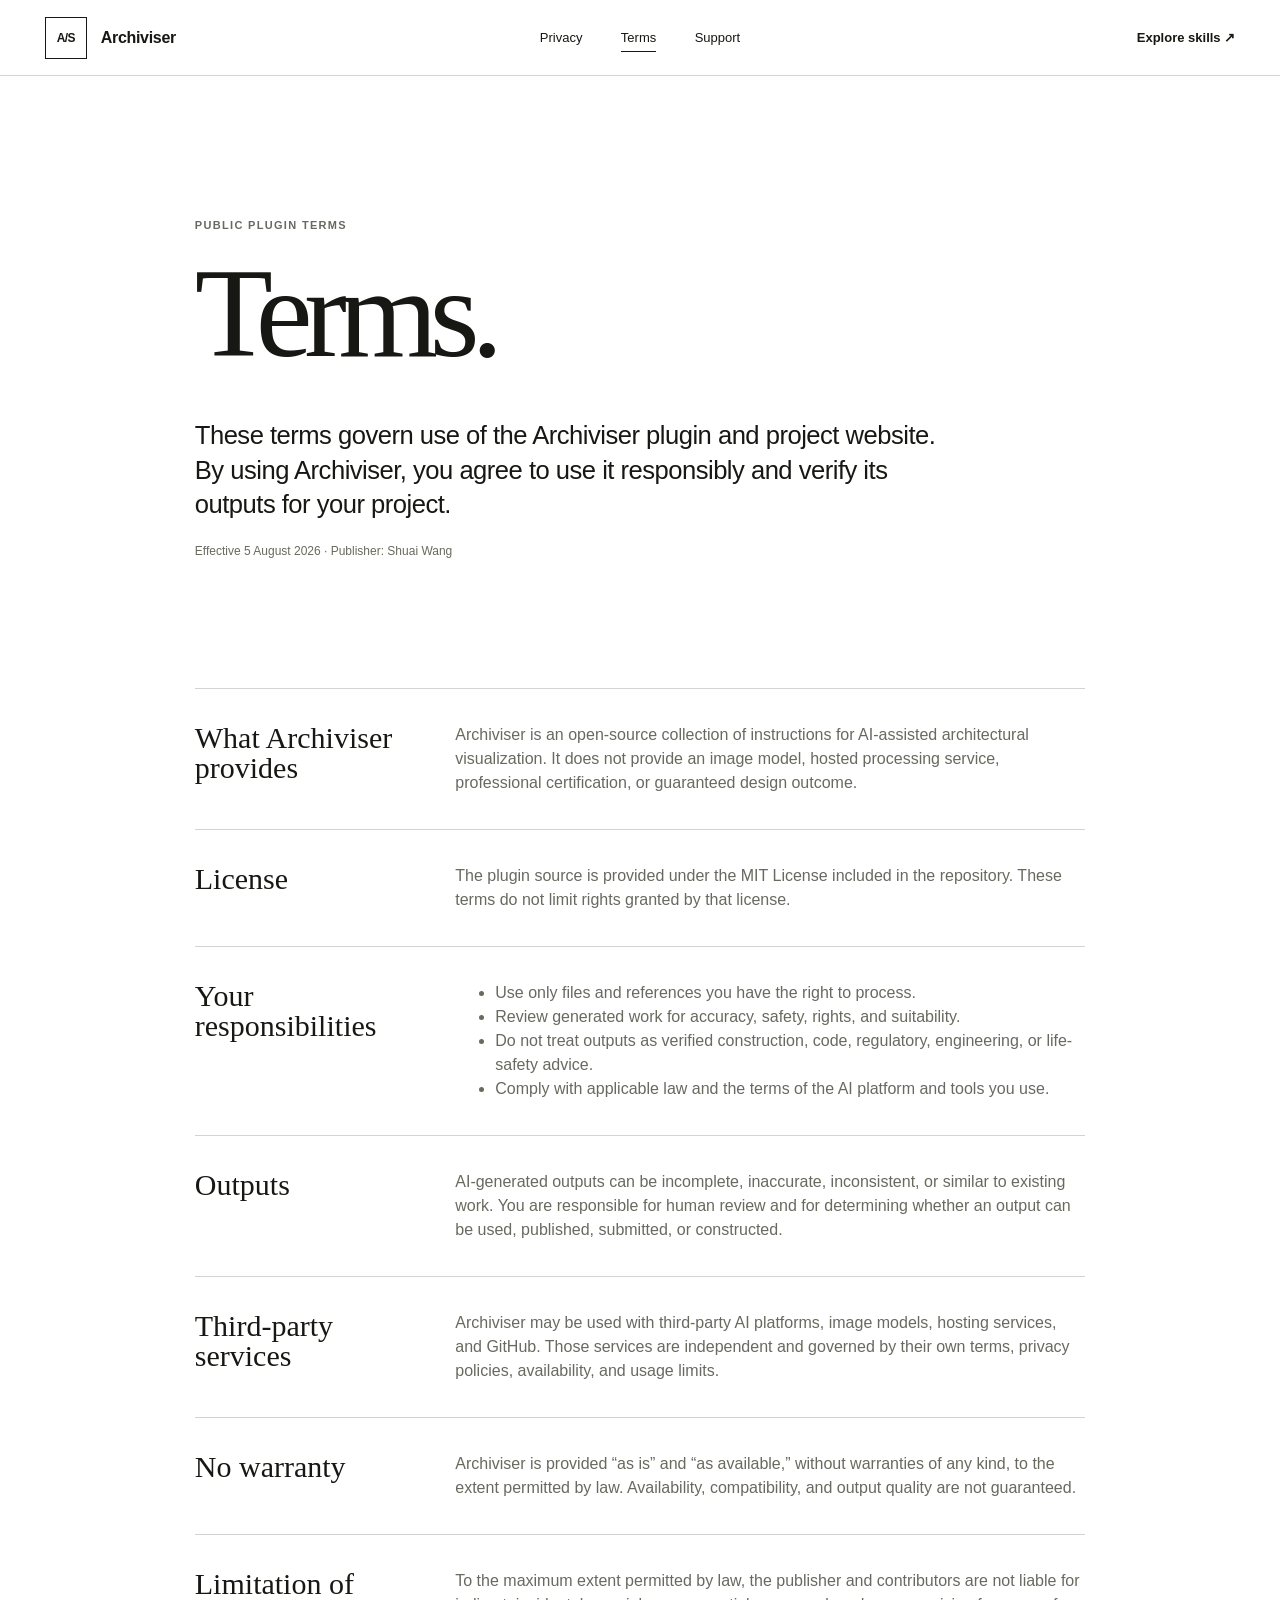
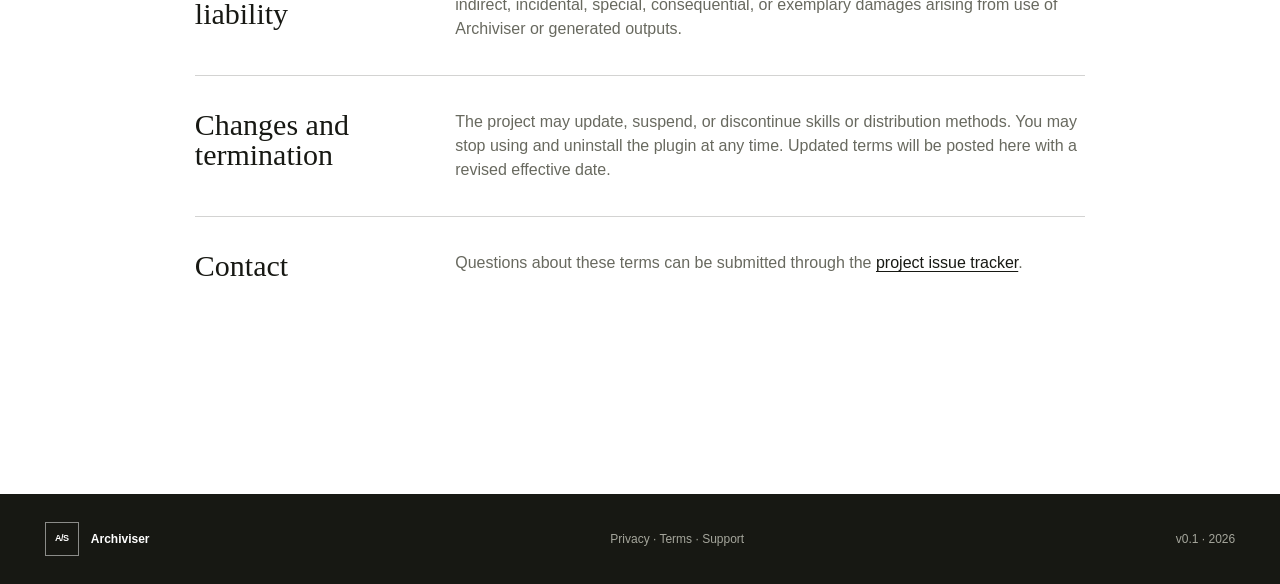
<file: site/terms.html>
<!doctype html>
<html lang="en">
  <head>
    <meta charset="UTF-8" />
    <meta name="viewport" content="width=device-width, initial-scale=1.0" />
    <meta name="description" content="Terms of use for the Archiviser skills-only plugin." />
    <title>Terms of Use — Archiviser</title>
    <link rel="stylesheet" href="styles.css" />
    <script src="script.js" defer></script>
  </head>
  <body>
    <a class="skip-link" href="#main">Skip to content</a>
    <header class="site-header">
      <a class="brand" href="index.html"><span class="brand-mark" aria-hidden="true">A/S</span><span class="brand-name">Archiviser</span></a>
      <nav class="site-nav" aria-label="Legal navigation"><a href="privacy.html">Privacy</a><a href="terms.html" class="is-current">Terms</a><a href="support.html">Support</a></nav>
      <a class="header-cta" href="skills.html">Explore skills <span aria-hidden="true">↗</span></a>
    </header>
    <main class="legal-main" id="main">
      <p class="legal-kicker">Public plugin terms</p>
      <h1>Terms.</h1>
      <p class="legal-intro">These terms govern use of the Archiviser plugin and project website. By using Archiviser, you agree to use it responsibly and verify its outputs for your project.</p>
      <p class="legal-meta">Effective 5 August 2026 · Publisher: Shuai Wang</p>
      <div class="legal-content">
        <section><h2>What Archiviser provides</h2><div><p>Archiviser is an open-source collection of instructions for AI-assisted architectural visualization. It does not provide an image model, hosted processing service, professional certification, or guaranteed design outcome.</p></div></section>
        <section><h2>License</h2><div><p>The plugin source is provided under the MIT License included in the repository. These terms do not limit rights granted by that license.</p></div></section>
        <section><h2>Your responsibilities</h2><div><ul><li>Use only files and references you have the right to process.</li><li>Review generated work for accuracy, safety, rights, and suitability.</li><li>Do not treat outputs as verified construction, code, regulatory, engineering, or life-safety advice.</li><li>Comply with applicable law and the terms of the AI platform and tools you use.</li></ul></div></section>
        <section><h2>Outputs</h2><div><p>AI-generated outputs can be incomplete, inaccurate, inconsistent, or similar to existing work. You are responsible for human review and for determining whether an output can be used, published, submitted, or constructed.</p></div></section>
        <section><h2>Third-party services</h2><div><p>Archiviser may be used with third-party AI platforms, image models, hosting services, and GitHub. Those services are independent and governed by their own terms, privacy policies, availability, and usage limits.</p></div></section>
        <section><h2>No warranty</h2><div><p>Archiviser is provided “as is” and “as available,” without warranties of any kind, to the extent permitted by law. Availability, compatibility, and output quality are not guaranteed.</p></div></section>
        <section><h2>Limitation of liability</h2><div><p>To the maximum extent permitted by law, the publisher and contributors are not liable for indirect, incidental, special, consequential, or exemplary damages arising from use of Archiviser or generated outputs.</p></div></section>
        <section><h2>Changes and termination</h2><div><p>The project may update, suspend, or discontinue skills or distribution methods. You may stop using and uninstall the plugin at any time. Updated terms will be posted here with a revised effective date.</p></div></section>
        <section><h2>Contact</h2><div><p>Questions about these terms can be submitted through the <a href="https://github.com/swangarch/archiviser/issues">project issue tracker</a>.</p></div></section>
      </div>
    </main>
    <footer class="site-footer"><div><span class="brand-mark">A/S</span><span>Archiviser</span></div><p><a href="privacy.html">Privacy</a> · <a href="terms.html">Terms</a> · <a href="support.html">Support</a></p><p>v0.1 · <span id="year">2026</span></p></footer>
  </body>
</html>
</file>
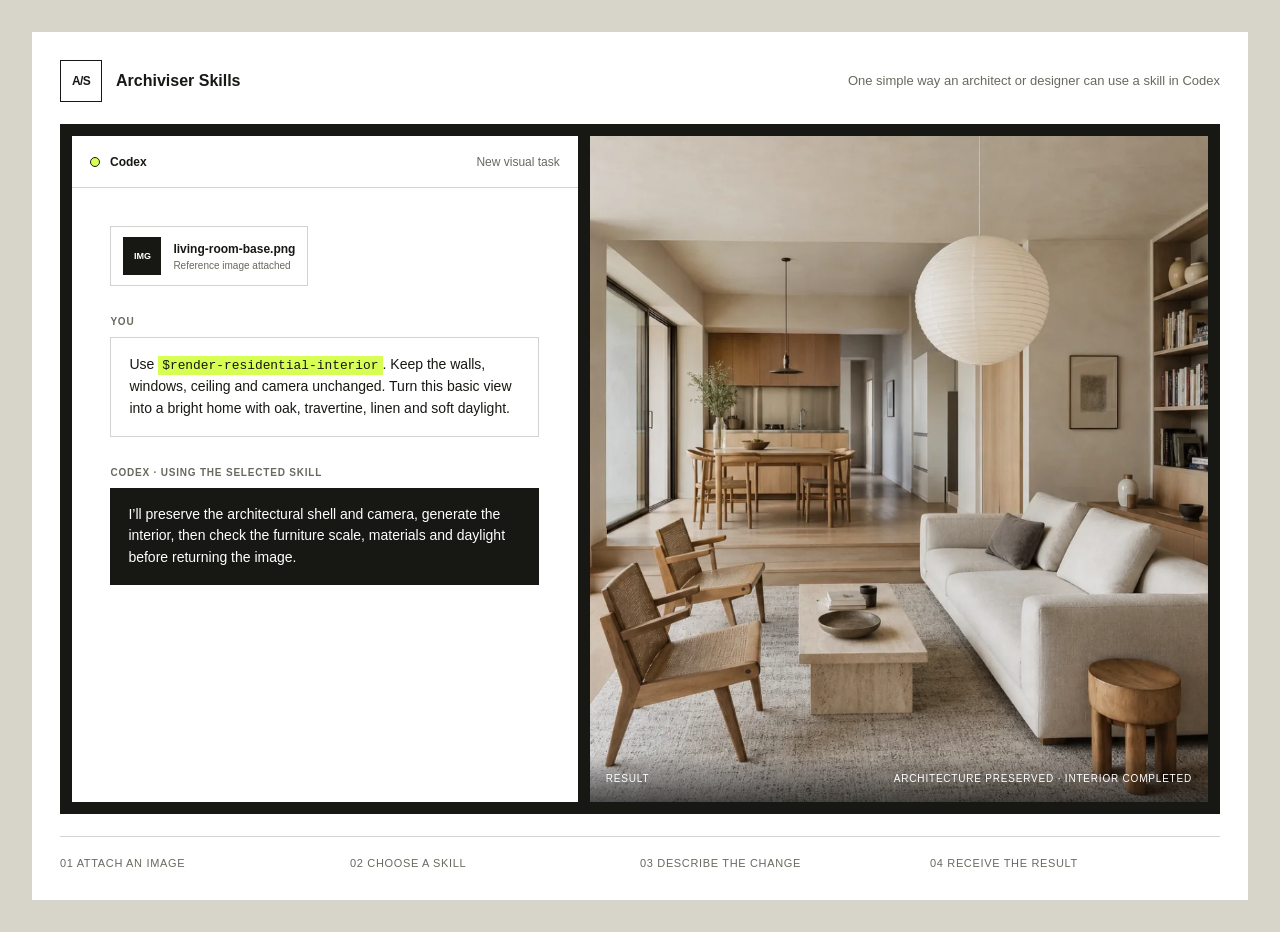
<file: site/workflow-preview.html>
<!doctype html>
<html lang="en">
  <head>
    <meta charset="UTF-8" />
    <meta name="viewport" content="width=device-width, initial-scale=1.0" />
    <title>Archiviser Skills — Codex workflow example</title>
    <link rel="stylesheet" href="styles.css" />
  </head>
  <body class="workflow-preview">
    <main class="workflow-artboard">
      <header class="workflow-artboard-header">
        <div><span class="brand-mark">A/S</span><strong>Archiviser Skills</strong></div>
        <p>One simple way an architect or designer can use a skill in Codex</p>
      </header>

      <div class="usage-demo">
        <div class="codex-window">
          <div class="codex-bar">
            <span class="codex-dot"></span>
            <strong>Codex</strong>
            <span>New visual task</span>
          </div>
          <div class="codex-thread">
            <div class="file-chip"><span>IMG</span><div><strong>living-room-base.png</strong><small>Reference image attached</small></div></div>
            <div class="message message-user">
              <span>You</span>
              <p>Use <code>$render-residential-interior</code>. Keep the walls, windows, ceiling and camera unchanged. Turn this basic view into a bright home with oak, travertine, linen and soft daylight.</p>
            </div>
            <div class="message message-agent">
              <span>Codex · using the selected skill</span>
              <p>I’ll preserve the architectural shell and camera, generate the interior, then check the furniture scale, materials and daylight before returning the image.</p>
            </div>
          </div>
        </div>

        <figure class="usage-result">
          <img src="assets/residential-interior.webp" alt="Finished residential interior generated with the residential interior skill" />
          <figcaption><span>Result</span><span>Architecture preserved · Interior completed</span></figcaption>
        </figure>
      </div>

      <footer class="workflow-artboard-footer">
        <span>01 Attach an image</span><span>02 Choose a skill</span><span>03 Describe the change</span><span>04 Receive the result</span>
      </footer>
    </main>
  </body>
</html>
</file>
<file: site/styles.css>
:root {
  --paper: #ffffff;
  --paper-light: #ffffff;
  --ink: #171813;
  --muted: #68695f;
  --line: rgba(23, 24, 19, 0.19);
  --acid: #d7ff53;
  --terracotta: #a7492e;
  --blue: #345cff;
  --max: 1540px;
  --gutter: clamp(20px, 3.5vw, 58px);
  --display: "Helvetica Neue", "Neue Haas Grotesk Text Pro", Arial, sans-serif;
  --serif: Iowan Old Style, Baskerville, "Times New Roman", serif;
}

* { box-sizing: border-box; }
html { scroll-behavior: smooth; }
#context, #why-agent, #example, #cases, #skills, #install { scroll-margin-top: 96px; }
body {
  margin: 0;
  color: var(--ink);
  background: var(--paper);
  font-family: var(--display);
  font-size: 16px;
  line-height: 1.5;
  -webkit-font-smoothing: antialiased;
}

img { display: block; width: 100%; }
a { color: inherit; text-decoration: none; }
button { font: inherit; }

.skip-link {
  position: fixed;
  z-index: 1000;
  left: 16px;
  top: -80px;
  padding: 10px 16px;
  color: #fff;
  background: var(--ink);
}
.skip-link:focus { top: 16px; }

.site-header {
  position: sticky;
  z-index: 100;
  top: 0;
  display: grid;
  grid-template-columns: 1fr auto 1fr;
  align-items: center;
  min-height: 76px;
  padding: 0 var(--gutter);
  border-bottom: 1px solid var(--line);
  background: color-mix(in srgb, var(--paper) 88%, transparent);
  backdrop-filter: blur(16px);
}
.brand { display: inline-flex; align-items: center; gap: 14px; width: max-content; font-weight: 650; }
.brand-mark {
  display: inline-grid;
  place-items: center;
  width: 42px;
  height: 42px;
  border: 1px solid currentColor;
  font-size: 12px;
  font-weight: 750;
  letter-spacing: -0.05em;
}
.brand-name { letter-spacing: -0.02em; }
.site-nav { display: flex; gap: clamp(20px, 3vw, 44px); font-size: 13px; }
.site-nav a, .header-cta { position: relative; }
.site-nav a::after, .header-cta::after {
  position: absolute;
  right: 0;
  bottom: -5px;
  left: 0;
  height: 1px;
  background: currentColor;
  content: "";
  transform: scaleX(0);
  transform-origin: right;
  transition: transform 240ms ease;
}
.site-nav a:hover::after, .header-cta:hover::after { transform: scaleX(1); transform-origin: left; }
.site-nav a.is-current::after { transform: scaleX(1); }
.header-cta { justify-self: end; font-size: 13px; font-weight: 650; }

.hero {
  display: grid;
  grid-template-columns: minmax(390px, 1.05fr) minmax(500px, 1.35fr);
  grid-template-rows: 1fr auto;
  gap: clamp(30px, 4vw, 72px);
  min-height: calc(100svh - 76px);
  max-width: var(--max);
  margin: 0 auto;
  padding: clamp(54px, 8vh, 100px) var(--gutter) 30px;
}
.hero-copy { align-self: center; }
.eyebrow, .section-number, .case-type, .skill-category {
  margin: 0;
  font-size: 11px;
  font-weight: 700;
  letter-spacing: 0.12em;
  text-transform: uppercase;
}
.eyebrow { margin-bottom: clamp(34px, 6vh, 74px); color: var(--muted); }
.hero h1 {
  margin: 0;
  font-family: var(--serif);
  font-size: clamp(72px, 7.1vw, 122px);
  font-weight: 400;
  line-height: 0.79;
  letter-spacing: -0.065em;
}
.hero h1 span { display: block; }
.hero-intro {
  max-width: 550px;
  margin: clamp(34px, 6vh, 72px) 0 0;
  font-size: clamp(18px, 1.55vw, 26px);
  line-height: 1.3;
  letter-spacing: -0.025em;
}
.hero-actions, .closing-actions { display: flex; flex-wrap: wrap; gap: 10px; margin-top: 34px; }
.button {
  display: inline-flex;
  align-items: center;
  justify-content: center;
  min-height: 48px;
  padding: 0 20px;
  border: 1px solid var(--ink);
  border-radius: 0;
  cursor: pointer;
  transition: background 180ms ease, color 180ms ease, transform 180ms ease;
}
.button:hover { transform: translateY(-2px); }
.button-dark { color: var(--paper); background: var(--ink); }
.button-quiet { background: transparent; }
.hero-visual { position: relative; align-self: stretch; min-height: 570px; margin: 0; overflow: hidden; background: #c9c7bd; }
.hero-visual img { height: 100%; object-fit: cover; }
.hero-visual figcaption {
  position: absolute;
  right: 0;
  bottom: 0;
  left: 0;
  display: flex;
  justify-content: space-between;
  padding: 14px 16px;
  color: #fff;
  background: linear-gradient(transparent, rgba(0, 0, 0, 0.48));
  font-size: 10px;
  letter-spacing: 0.08em;
  text-transform: uppercase;
}
.crosshair { position: absolute; width: 26px; height: 26px; }
.crosshair::before, .crosshair::after { position: absolute; background: rgba(255,255,255,.9); content: ""; }
.crosshair::before { left: 12px; width: 1px; height: 26px; }
.crosshair::after { top: 12px; width: 26px; height: 1px; }
.crosshair-a { top: 22px; left: 22px; }
.crosshair-b { right: 22px; bottom: 48px; }
.hero-index {
  grid-column: 1 / -1;
  display: grid;
  grid-template-columns: repeat(3, 1fr);
  border-top: 1px solid var(--line);
}
.hero-index div { display: flex; align-items: baseline; gap: 12px; padding: 20px 0 0; }
.hero-index strong { font-family: var(--serif); font-size: 36px; font-weight: 400; }
.hero-index span { color: var(--muted); font-size: 12px; }

.manifesto, .reasoning, .usage, .cases, .skills, .method, .install {
  max-width: var(--max);
  margin: 0 auto;
  padding-right: var(--gutter);
  padding-left: var(--gutter);
}
.manifesto {
  display: grid;
  grid-template-columns: 0.42fr 1.5fr 0.8fr;
  gap: clamp(24px, 4vw, 70px);
  padding-top: clamp(110px, 16vw, 230px);
  padding-bottom: clamp(110px, 16vw, 230px);
}
.manifesto-lead { margin: 0; font-family: var(--serif); font-size: clamp(34px, 4.2vw, 66px); line-height: 1.02; letter-spacing: -0.045em; }
.manifesto-copy { align-self: end; color: var(--muted); }
.manifesto-copy p { margin: 0; }
.manifesto-copy p + p { margin-top: 22px; }

.reasoning { padding-bottom: clamp(110px, 16vw, 230px); }
.reasoning-grid { display: grid; grid-template-columns: 1fr 1fr; gap: 12px; margin-top: 28px; }
.reasoning-card { min-height: 620px; padding: clamp(28px, 4vw, 62px); }
.reasoning-card-muted { border: 1px solid var(--line); background: #f0f0eb; }
.reasoning-card-accent { background: var(--acid); }
.reasoning-label { margin: 0; font-size: 11px; font-weight: 700; letter-spacing: .12em; text-transform: uppercase; }
.reasoning-card h3 { margin: clamp(70px, 9vw, 140px) 0 42px; font-family: var(--serif); font-size: clamp(44px, 5.2vw, 76px); font-weight: 400; line-height: .95; letter-spacing: -.045em; }
.reasoning-card ol { margin: 0; padding: 0; border-top: 1px solid currentColor; list-style: none; counter-reset: reason; }
.reasoning-card li { display: grid; grid-template-columns: 34px 1fr; gap: 12px; padding: 13px 0; border-bottom: 1px solid color-mix(in srgb, currentColor 25%, transparent); counter-increment: reason; }
.reasoning-card li::before { content: "0" counter(reason); color: var(--muted); font-size: 11px; }
.reasoning-note { max-width: 520px; margin: 42px 0 0; font-size: 14px; }
.reasoning-statement { display: flex; align-items: center; justify-content: space-between; gap: 16px; margin-top: 12px; padding: clamp(28px, 4vw, 52px); color: var(--paper); background: var(--ink); font-family: var(--serif); font-size: clamp(22px, 3vw, 46px); }
.reasoning-statement i { color: var(--acid); font-family: var(--display); font-style: normal; }

.usage { padding-bottom: clamp(110px, 15vw, 220px); }
.usage-demo {
  display: grid;
  grid-template-columns: .9fr 1.1fr;
  gap: 12px;
  margin-top: 28px;
  padding: 12px;
  background: var(--ink);
}
.codex-window { min-width: 0; color: var(--ink); background: var(--paper-light); }
.codex-bar { display: grid; grid-template-columns: auto auto 1fr; align-items: center; gap: 10px; min-height: 52px; padding: 0 18px; border-bottom: 1px solid var(--line); font-size: 12px; }
.codex-bar > span:last-child { justify-self: end; color: var(--muted); }
.codex-dot { width: 10px; height: 10px; background: var(--acid); border: 1px solid var(--ink); border-radius: 50%; }
.codex-thread { padding: clamp(22px, 3vw, 42px); }
.file-chip { display: flex; align-items: center; gap: 12px; width: fit-content; padding: 10px 12px; border: 1px solid var(--line); background: #fff; }
.file-chip > span { display: grid; place-items: center; width: 38px; height: 38px; color: var(--paper); background: var(--ink); font-size: 9px; font-weight: 700; }
.file-chip div { display: grid; }
.file-chip strong { font-size: 12px; }
.file-chip small { color: var(--muted); font-size: 10px; }
.message { margin-top: 28px; }
.message > span { display: block; margin-bottom: 8px; color: var(--muted); font-size: 10px; font-weight: 700; letter-spacing: .08em; text-transform: uppercase; }
.message p { margin: 0; padding: 16px 18px; font-size: 14px; line-height: 1.55; }
.message-user p { background: #fff; border: 1px solid var(--line); }
.message-agent p { color: var(--paper); background: var(--ink); }
.message code { padding: 2px 4px; color: var(--ink); background: var(--acid); font-size: .92em; }
.usage-result { position: relative; min-width: 0; margin: 0; overflow: hidden; background: #c8c6bd; }
.usage-result img { height: 100%; object-fit: cover; }
.usage-result figcaption { position: absolute; right: 0; bottom: 0; left: 0; display: flex; justify-content: space-between; gap: 20px; padding: 16px; color: #fff; background: linear-gradient(transparent, rgba(0,0,0,.62)); font-size: 10px; letter-spacing: .08em; text-transform: uppercase; }
.usage-steps { display: grid; grid-template-columns: repeat(4, 1fr); margin: 28px 0 0; padding: 0; border-top: 1px solid var(--line); list-style: none; }
.usage-steps li { min-height: 180px; padding: 20px 22px 22px 0; border-right: 1px solid var(--line); }
.usage-steps li + li { padding-left: 22px; }
.usage-steps li:last-child { border-right: 0; }
.usage-steps span { color: var(--muted); font-size: 11px; }
.usage-steps strong { display: block; margin-top: 44px; font-family: var(--serif); font-size: 30px; font-weight: 400; }
.usage-steps p { margin: 6px 0 0; color: var(--muted); font-size: 13px; }

.section-heading {
  display: grid;
  grid-template-columns: 1fr minmax(250px, 0.42fr);
  gap: 40px;
  align-items: end;
  padding-bottom: 38px;
  border-bottom: 1px solid var(--line);
}
.section-heading h2, .closing h2 {
  margin: 20px 0 0;
  font-family: var(--serif);
  font-size: clamp(54px, 7vw, 106px);
  font-weight: 400;
  line-height: 0.92;
  letter-spacing: -0.055em;
}
.section-heading > p { max-width: 450px; margin: 0; color: var(--muted); font-size: 18px; }
.section-summary { max-width: 640px; margin: 28px 0 0; color: var(--muted); font-size: 16px; }

.case { padding: clamp(90px, 12vw, 190px) 0; border-bottom: 1px solid var(--line); }
.case-header {
  display: grid;
  grid-template-columns: 0.35fr 1fr 0.7fr;
  gap: clamp(24px, 4vw, 68px);
  align-items: start;
  margin-bottom: clamp(34px, 5vw, 70px);
}
.case-header > div { display: flex; align-items: center; gap: 14px; }
.case-number { display: inline-grid; place-items: center; width: 34px; height: 34px; border: 1px solid var(--ink); font-size: 11px; }
.case-header h3 { margin: 0; font-family: var(--serif); font-size: clamp(42px, 5.1vw, 78px); font-weight: 400; line-height: 0.96; letter-spacing: -0.045em; }
.case-header > p { margin: 0; color: var(--muted); font-size: 17px; }
.diptych { display: grid; grid-template-columns: 1fr 1fr; gap: 12px; }
.diptych figure, .single-image { margin: 0; }
.diptych img { aspect-ratio: 3 / 2; height: 100%; object-fit: cover; }
.diptych figcaption, .single-image figcaption { display: flex; justify-content: space-between; padding-top: 10px; color: var(--muted); font-size: 11px; text-transform: uppercase; letter-spacing: .08em; }
.single-image { width: 82%; margin-left: auto; }
.case-footer { display: flex; justify-content: space-between; gap: 30px; margin-top: 24px; padding-top: 18px; border-top: 1px solid var(--line); color: var(--muted); font-size: 12px; }
.case-footer a { color: var(--ink); font-weight: 700; }
.case-footer a:hover { text-decoration: underline; text-underline-offset: 4px; }
.case-offset .case-header { grid-template-columns: .35fr .78fr .55fr; }

.compare-stage { position: relative; aspect-ratio: 3 / 2; overflow: hidden; background: #c7c5bc; }
.compare-image { position: absolute; inset: 0; height: 100%; object-fit: cover; }
.compare-overlay { position: absolute; inset: 0; clip-path: inset(0 calc(100% - var(--position)) 0 0); }
.compare-handle { position: absolute; z-index: 3; top: 0; bottom: 0; left: var(--position); width: 2px; background: #fff; transform: translateX(-1px); pointer-events: none; }
.compare-handle span { position: absolute; top: 50%; left: 50%; display: grid; place-items: center; width: 48px; height: 48px; color: var(--ink); background: var(--acid); border-radius: 50%; transform: translate(-50%, -50%); font-size: 18px; }
.compare-range { position: absolute; z-index: 5; inset: 0; width: 100%; height: 100%; margin: 0; cursor: ew-resize; opacity: 0; }
.compare-label { position: absolute; z-index: 4; top: 16px; padding: 8px 10px; color: #fff; background: rgba(0,0,0,.55); font-size: 10px; letter-spacing: .1em; text-transform: uppercase; pointer-events: none; }
.compare-label-before { left: 16px; }
.compare-label-after { right: 16px; }

.case-dark { width: calc(100% + 2 * var(--gutter)); margin-left: calc(-1 * var(--gutter)); padding-right: var(--gutter); padding-left: var(--gutter); color: var(--paper); background: var(--ink); border-bottom: 0; }
.case-dark .case-number { border-color: var(--paper); }
.case-dark .case-header > p, .case-dark .case-footer { color: #a5a69c; }
.case-dark .case-footer { border-color: rgba(255,255,255,.2); }
.case-dark .case-footer a { color: var(--acid); }

.skills { padding-top: clamp(100px, 12vw, 170px); padding-bottom: clamp(110px, 15vw, 220px); }
.skills .skill-grid { grid-template-columns: repeat(3, 1fr); }
.skill-filters { display: flex; flex-wrap: wrap; gap: 6px; justify-content: flex-end; }
.filter { padding: 8px 12px; border: 1px solid var(--line); color: var(--muted); background: transparent; cursor: pointer; white-space: nowrap; }
.filter:hover, .filter.is-active { color: var(--paper); background: var(--ink); }
.skill-grid { display: grid; grid-template-columns: 1fr 1fr; gap: 1px; margin-top: 28px; background: var(--line); border: 1px solid var(--line); }
.skill-card { position: relative; min-width: 0; overflow: hidden; background: var(--paper); transition: color 180ms ease, background 180ms ease; }
.skill-card:hover { color: var(--paper); background: var(--ink); }
.skill-card[hidden] { display: none; }
.skill-image { aspect-ratio: 3 / 2; overflow: hidden; background: #c8c6bd; }
.skill-image img { height: 100%; object-fit: cover; transition: transform 500ms cubic-bezier(.2,.8,.2,1), filter 300ms ease; }
.skill-card:hover .skill-image img { transform: scale(1.025); filter: saturate(.92); }
.skill-card-body { position: relative; min-height: 190px; padding: 18px 20px 24px; }
.skill-meta { display: flex; align-items: center; justify-content: space-between; }
.skill-id { font-family: var(--serif); font-size: 24px; }
.skill-category { color: var(--muted); }
.skill-card h3 { margin: 40px 0 8px; font-family: var(--serif); font-size: clamp(28px, 2.6vw, 40px); font-weight: 400; line-height: 1; letter-spacing: -.035em; }
.skill-card p { max-width: 460px; margin: 0; color: var(--muted); font-size: 14px; }
.skill-card:hover p, .skill-card:hover .skill-category { color: #b8b9ae; }
.skill-arrow { position: absolute; right: 20px; bottom: 18px; font-size: 20px; }
.collection-action { display: flex; align-items: center; justify-content: space-between; gap: 28px; margin-top: 28px; padding-top: 22px; border-top: 1px solid var(--line); }
.collection-action p { display: flex; align-items: baseline; gap: 12px; margin: 0; }
.collection-action strong { font-family: var(--serif); font-size: 32px; font-weight: 400; }
.collection-action span { color: var(--muted); font-size: 12px; }

.library-hero, .library-sections { max-width: var(--max); margin: 0 auto; padding-right: var(--gutter); padding-left: var(--gutter); }
.library-hero { padding-top: clamp(80px, 11vw, 170px); padding-bottom: clamp(70px, 9vw, 130px); }
.library-hero .eyebrow { margin-bottom: 50px; }
.library-title { display: grid; grid-template-columns: 1.25fr .75fr; gap: clamp(34px, 7vw, 120px); align-items: end; }
.library-title h1 { margin: 0; font-family: var(--serif); font-size: clamp(92px, 15vw, 230px); font-weight: 400; line-height: .72; letter-spacing: -.075em; }
.library-title p { max-width: 560px; margin: 0; color: var(--muted); font-size: clamp(18px, 1.5vw, 24px); line-height: 1.35; }
.library-index { display: grid; grid-template-columns: repeat(3, 1fr); margin-top: clamp(70px, 10vw, 140px); padding-top: 18px; border-top: 1px solid var(--line); color: var(--muted); font-size: 11px; font-weight: 700; letter-spacing: .09em; text-transform: uppercase; }
.category-nav { position: sticky; z-index: 80; top: 76px; display: flex; gap: 8px; align-items: center; overflow-x: auto; padding: 12px var(--gutter); border-top: 1px solid var(--line); border-bottom: 1px solid var(--line); background: color-mix(in srgb, var(--paper) 94%, transparent); backdrop-filter: blur(16px); scrollbar-width: none; }
.category-nav::-webkit-scrollbar { display: none; }
.category-nav span { margin-right: auto; padding-right: 28px; color: var(--muted); font-size: 11px; white-space: nowrap; text-transform: uppercase; letter-spacing: .08em; }
.category-nav a { padding: 8px 12px; border: 1px solid var(--line); font-size: 12px; white-space: nowrap; }
.category-nav a:hover { color: var(--paper); background: var(--ink); }
.skill-category-section { padding-top: clamp(100px, 12vw, 180px); scroll-margin-top: 145px; }
.category-heading { display: grid; grid-template-columns: .18fr 1fr .6fr; gap: clamp(24px, 4vw, 70px); padding-bottom: 38px; border-bottom: 1px solid var(--line); }
.category-heading > span { display: grid; place-items: center; width: 38px; height: 38px; border: 1px solid var(--ink); font-size: 11px; }
.category-heading p { margin: 0; }
.category-heading > div > p { margin-bottom: 24px; font-size: 11px; font-weight: 700; letter-spacing: .12em; text-transform: uppercase; }
.category-heading > p { align-self: end; color: var(--muted); font-size: 15px; }
.category-heading h2 { margin: 0; font-family: var(--serif); font-size: clamp(44px, 5vw, 76px); font-weight: 400; line-height: .96; letter-spacing: -.045em; }
.library-grid { grid-template-columns: repeat(3, minmax(0, 1fr)); margin-top: 28px; }
.library-grid:has(.skill-card:only-child) { grid-template-columns: repeat(3, minmax(0, 1fr)); background: transparent; border: 0; }
.library-grid:has(.skill-card:only-child) .skill-card { border: 1px solid var(--line); }
.library-grid .skill-image { aspect-ratio: 16 / 10; }
.library-grid .skill-card-body { min-height: 218px; padding: 16px 18px 22px; }
.library-grid .skill-card h3 { min-height: 2em; margin-top: 32px; font-size: clamp(27px, 2.15vw, 35px); }
.library-grid .skill-card p { max-width: 36ch; padding-right: 20px; font-size: 13px; line-height: 1.45; }
.library-grid .skill-arrow { right: 18px; bottom: 16px; }
.library-closing { margin-top: clamp(120px, 16vw, 240px); padding: clamp(80px, 11vw, 170px) var(--gutter); color: var(--paper); background: var(--ink); }
.library-closing .section-number { color: var(--acid); }
.library-closing h2 { max-width: 1200px; margin: 32px 0 0; font-family: var(--serif); font-size: clamp(52px, 7vw, 105px); font-weight: 400; line-height: .93; letter-spacing: -.055em; }
.library-closing > p:not(.section-number) { max-width: 650px; margin: 42px 0 0; color: #b7b8ad; font-size: 18px; }
.library-closing .button-light { color: var(--ink); border-color: var(--paper); background: var(--paper); }
.library-closing .button-outline-light { color: var(--paper); border-color: var(--paper); }

.method { padding-bottom: clamp(110px, 15vw, 210px); }
.method-list { display: grid; grid-template-columns: repeat(4, 1fr); margin: 0; padding: 38px 0 0; list-style: none; }
.method-list li { min-height: 300px; padding: 18px 24px 24px 0; border-right: 1px solid var(--line); }
.method-list li + li { padding-left: 24px; }
.method-list li:last-child { border-right: 0; }
.method-list span { display: inline-grid; place-items: center; width: 36px; height: 36px; border: 1px solid var(--ink); font-size: 11px; }
.method-list h3 { margin: 96px 0 8px; font-family: var(--serif); font-size: 42px; font-weight: 400; }
.method-list p { max-width: 220px; margin: 0; color: var(--muted); }

.install { padding-bottom: clamp(110px, 15vw, 210px); }
.install-panel {
  display: grid;
  grid-template-columns: .8fr 1.2fr;
  gap: clamp(40px, 7vw, 110px);
  margin-top: 28px;
  padding: clamp(30px, 5vw, 74px);
  color: var(--paper);
  background: var(--ink);
}
.install-label { margin: 0; color: var(--acid); font-size: 11px; font-weight: 700; letter-spacing: .12em; text-transform: uppercase; }
.install-panel h3 { margin: 70px 0 20px; font-family: var(--serif); font-size: clamp(38px, 4.3vw, 66px); font-weight: 400; line-height: .98; letter-spacing: -.04em; }
.install-panel > div > p:last-child { max-width: 520px; margin: 0; color: #a5a69c; }
.install-command { align-self: end; min-width: 0; }
.install-command pre { overflow-x: auto; margin: 0 0 20px; padding: 24px; border: 1px solid rgba(255,255,255,.22); color: var(--acid); background: rgba(255,255,255,.035); font-size: clamp(12px, 1.15vw, 16px); line-height: 1.8; }
.install-command .button-dark { color: var(--ink); background: var(--acid); border-color: var(--acid); }

.closing { padding: clamp(90px, 13vw, 190px) var(--gutter); color: var(--ink); background: var(--paper-light); border-top: 1px solid var(--line); }
.closing .section-number { color: var(--muted); }
.closing h2 { max-width: 1200px; }
.closing > p:not(.section-number) { max-width: 590px; margin: 40px 0 0; font-size: 20px; }
.button-light { color: var(--paper); border-color: var(--ink); background: var(--ink); }
.button-outline-light { color: var(--ink); border-color: var(--ink); }
.site-footer { display: grid; grid-template-columns: 1fr 1fr auto; align-items: center; gap: 30px; padding: 28px var(--gutter); color: var(--paper); background: var(--ink); font-size: 12px; }
.site-footer > div { display: flex; align-items: center; gap: 12px; font-weight: 650; }
.site-footer .brand-mark { width: 34px; height: 34px; border-color: rgba(255,255,255,.5); font-size: 9px; }
.site-footer p { margin: 0; color: #a5a69c; }
.site-footer p:last-child { text-align: right; }
.site-footer p a:hover { color: var(--paper); text-decoration: underline; text-underline-offset: 3px; }

.legal-main { max-width: 980px; margin: 0 auto; padding: clamp(80px, 11vw, 160px) var(--gutter) clamp(100px, 14vw, 200px); }
.legal-kicker { margin: 0 0 28px; color: var(--muted); font-size: 11px; font-weight: 700; letter-spacing: .12em; text-transform: uppercase; }
.legal-main h1 { margin: 0; font-family: var(--serif); font-size: clamp(70px, 10vw, 140px); font-weight: 400; line-height: .82; letter-spacing: -.065em; }
.legal-intro { max-width: 760px; margin: 52px 0 0; font-size: clamp(20px, 2vw, 28px); line-height: 1.35; letter-spacing: -.02em; }
.legal-meta { margin: 20px 0 0; color: var(--muted); font-size: 12px; }
.legal-content { margin-top: clamp(70px, 10vw, 130px); }
.legal-content section { display: grid; grid-template-columns: .35fr 1fr; gap: 40px; padding: 34px 0; border-top: 1px solid var(--line); }
.legal-content h2 { margin: 0; font-family: var(--serif); font-size: 30px; font-weight: 400; line-height: 1; }
.legal-content p, .legal-content ul { margin: 0; color: var(--muted); }
.legal-content p + p, .legal-content p + ul, .legal-content ul + p { margin-top: 16px; }
.legal-content a { color: var(--ink); text-decoration: underline; text-underline-offset: 3px; }

.toast { position: fixed; z-index: 200; right: 22px; bottom: 22px; padding: 12px 16px; color: var(--ink); background: var(--acid); transform: translateY(calc(100% + 48px)); transition: transform 240ms ease; font-size: 13px; }
.toast.is-visible { transform: translateY(0); }
.reveal { opacity: 0; transform: translateY(22px); transition: opacity 650ms ease, transform 650ms ease; }
.reveal.is-visible { opacity: 1; transform: translateY(0); }
:target.reveal, :target .reveal { opacity: 1; transform: none; }

.workflow-preview { min-width: 1100px; padding: 32px; background: #d7d4c9; }
.workflow-artboard { max-width: 1340px; margin: 0 auto; padding: 28px; background: var(--paper); }
.workflow-artboard .usage-demo { min-height: 690px; margin-top: 22px; }
.workflow-artboard-header { display: flex; align-items: center; justify-content: space-between; gap: 30px; }
.workflow-artboard-header > div { display: flex; align-items: center; gap: 14px; }
.workflow-artboard-header p { margin: 0; color: var(--muted); font-size: 13px; }
.workflow-artboard-footer { display: grid; grid-template-columns: repeat(4, 1fr); margin-top: 22px; padding-top: 18px; border-top: 1px solid var(--line); color: var(--muted); font-size: 11px; letter-spacing: .06em; text-transform: uppercase; }

@media (max-width: 1100px) {
  .hero { grid-template-columns: 1fr 1.15fr; }
  .hero h1 { font-size: clamp(68px, 10.5vw, 112px); }
  .manifesto { grid-template-columns: .35fr 1.2fr; }
  .manifesto-copy { grid-column: 2; }
  .case-header { grid-template-columns: .28fr 1fr; }
  .case-header > p { grid-column: 2; max-width: 560px; }
  .skill-card-body { min-height: 180px; }
  .usage-demo { grid-template-columns: 1fr; }
  .usage-result { min-height: 600px; }
  .install-panel { grid-template-columns: 1fr; }
  .install-panel h3 { margin-top: 42px; }
  .skills .skill-grid { grid-template-columns: 1fr 1fr; }
  .library-grid, .library-grid:has(.skill-card:only-child) { grid-template-columns: repeat(2, minmax(0, 1fr)); }
  .category-heading { grid-template-columns: .16fr 1fr; }
  .category-heading > p { grid-column: 2; max-width: 600px; }
}

@media (max-width: 760px) {
  #context, #why-agent, #example, #cases, #skills, #install { scroll-margin-top: 76px; }
  .site-header { grid-template-columns: 1fr auto; min-height: 64px; }
  .site-nav { display: none; }
  .brand-name { display: none; }
  .hero { display: block; min-height: auto; padding-top: 64px; }
  .hero-visual { min-height: 430px; margin-top: 58px; }
  .hero-index { display: grid; grid-template-columns: 1fr 1fr; column-gap: 18px; margin-top: 18px; }
  .hero-index div { display: block; }
  .hero-index div:nth-child(3) { grid-column: 1 / -1; display: flex; margin-top: 18px; padding-top: 18px; border-top: 1px solid var(--line); }
  .hero-index span { display: block; }
  .manifesto { display: block; }
  .manifesto-lead { margin-top: 42px; }
  .manifesto-copy { margin-top: 38px; }
  .reasoning-grid { grid-template-columns: 1fr; }
  .reasoning-card { min-height: auto; }
  .reasoning-card h3 { margin-top: 72px; }
  .reasoning-statement { flex-wrap: wrap; justify-content: flex-start; }
  .section-heading { display: block; }
  .section-heading > p, .skill-filters { margin-top: 30px; justify-content: flex-start; }
  .case-header, .case-offset .case-header { display: block; }
  .case-header h3 { margin-top: 28px; }
  .case-header > p { margin-top: 22px; }
  .diptych { display: block; }
  .diptych figure + figure { margin-top: 34px; }
  .single-image { width: 100%; }
  .case-footer { display: block; }
  .case-footer span { display: block; margin-top: 12px; }
  .compare-stage { aspect-ratio: 4 / 3; }
  .compare-image { object-position: center; }
  .skill-grid { grid-template-columns: 1fr; }
  .skills .skill-grid { grid-template-columns: 1fr; }
  .library-grid, .library-grid:has(.skill-card:only-child) { grid-template-columns: 1fr; }
  .skill-card-body { min-height: 170px; }
  .usage-demo { display: block; }
  .usage-result { min-height: 480px; margin-top: 12px; }
  .usage-steps { grid-template-columns: 1fr 1fr; }
  .usage-steps li:nth-child(2) { border-right: 0; }
  .usage-steps li:nth-child(3), .usage-steps li:nth-child(4) { border-top: 1px solid var(--line); }
  .method-list { grid-template-columns: 1fr 1fr; }
  .method-list li:nth-child(2) { border-right: 0; }
  .method-list li:nth-child(3), .method-list li:nth-child(4) { border-top: 1px solid var(--line); }
  .install-panel { display: block; }
  .install-command { margin-top: 48px; }
  .install-command pre { white-space: pre-wrap; overflow-wrap: anywhere; }
  .site-footer { grid-template-columns: 1fr auto; }
  .site-footer > p:nth-child(2) { display: none; }
  .collection-action { align-items: stretch; flex-direction: column; }
  .library-title { grid-template-columns: 1fr; }
  .library-title h1 { font-size: clamp(84px, 26vw, 150px); }
  .library-index { grid-template-columns: 1fr; gap: 10px; }
  .category-nav { top: 64px; }
  .category-nav span { display: none; }
  .category-heading { display: block; }
  .category-heading > div { margin-top: 34px; }
  .category-heading > p { margin-top: 24px; }
  .library-grid:has(.skill-card:only-child) { grid-template-columns: 1fr; }
  .legal-content section { grid-template-columns: 1fr; gap: 20px; }
}

@media (max-width: 480px) {
  .header-cta { font-size: 0; }
  .header-cta span { font-size: 18px; }
  .hero h1 { font-size: 66px; }
  .hero-actions, .closing-actions { align-items: stretch; flex-direction: column; }
  .hero-index strong { font-size: 28px; }
  .section-heading h2, .closing h2 { font-size: 52px; }
  .case-header h3 { font-size: 42px; }
  .skill-card h3 { font-size: 32px; }
  .method-list { display: block; }
  .usage-steps { display: block; }
  .usage-steps li { min-height: 160px; padding-left: 0 !important; border-right: 0; border-top: 1px solid var(--line); }
  .method-list li { min-height: 220px; padding-left: 0 !important; border-right: 0; border-top: 1px solid var(--line); }
  .method-list h3 { margin-top: 54px; }
}

@media (prefers-reduced-motion: reduce) {
  html { scroll-behavior: auto; }
  *, *::before, *::after { transition-duration: .01ms !important; animation-duration: .01ms !important; }
  .reveal { opacity: 1; transform: none; }
}
</file>
